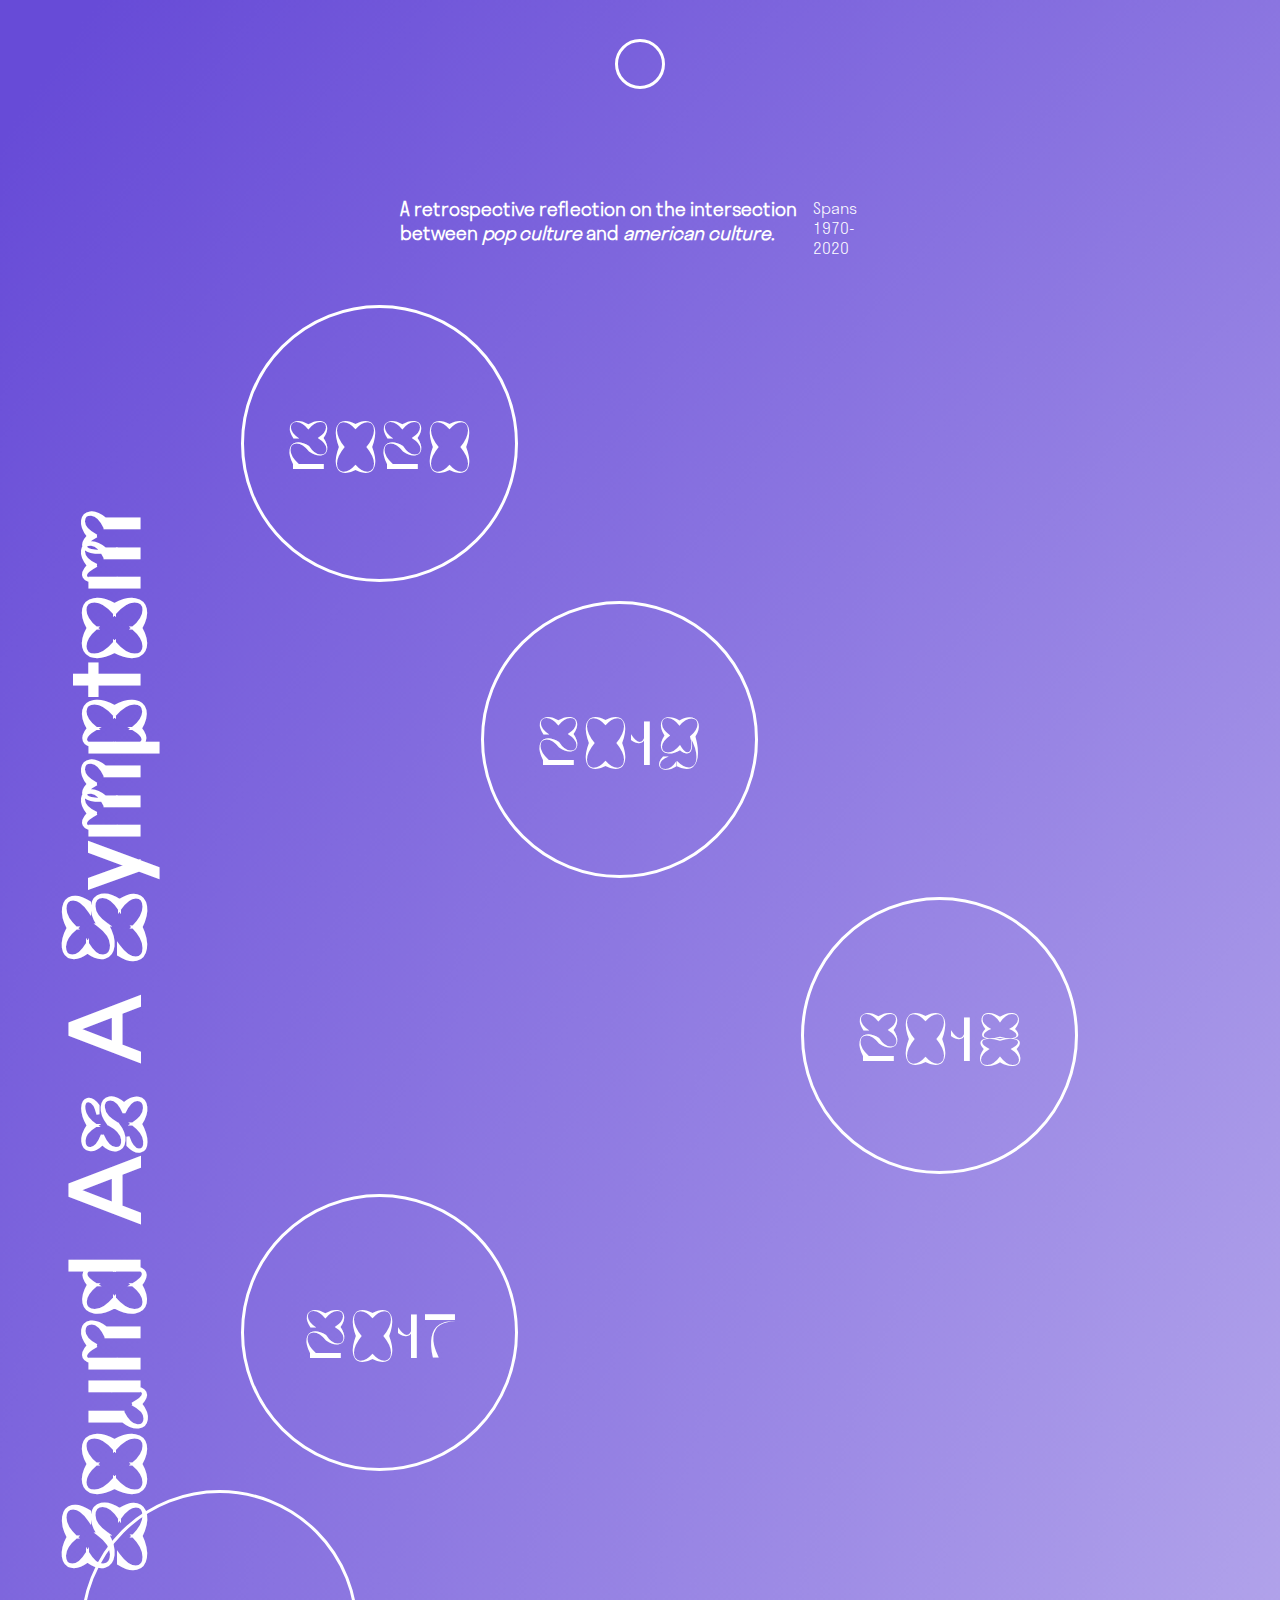
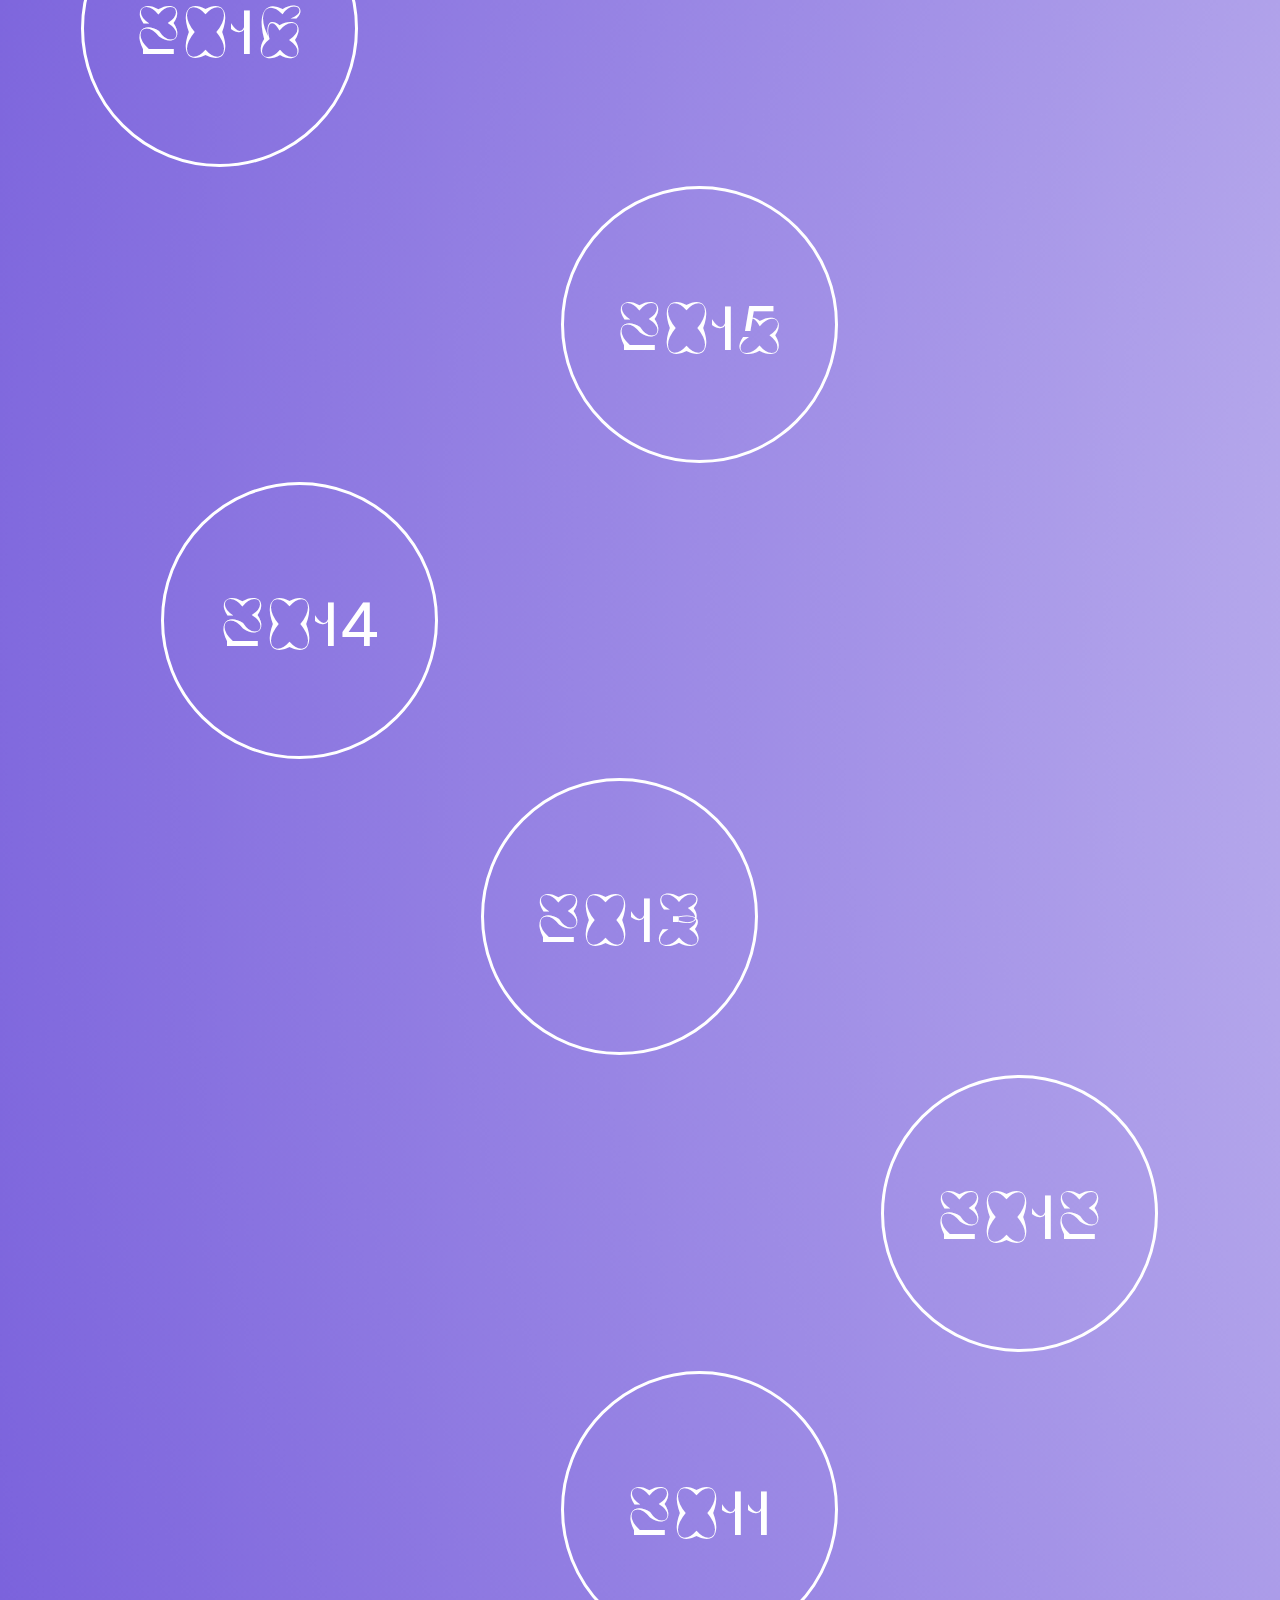
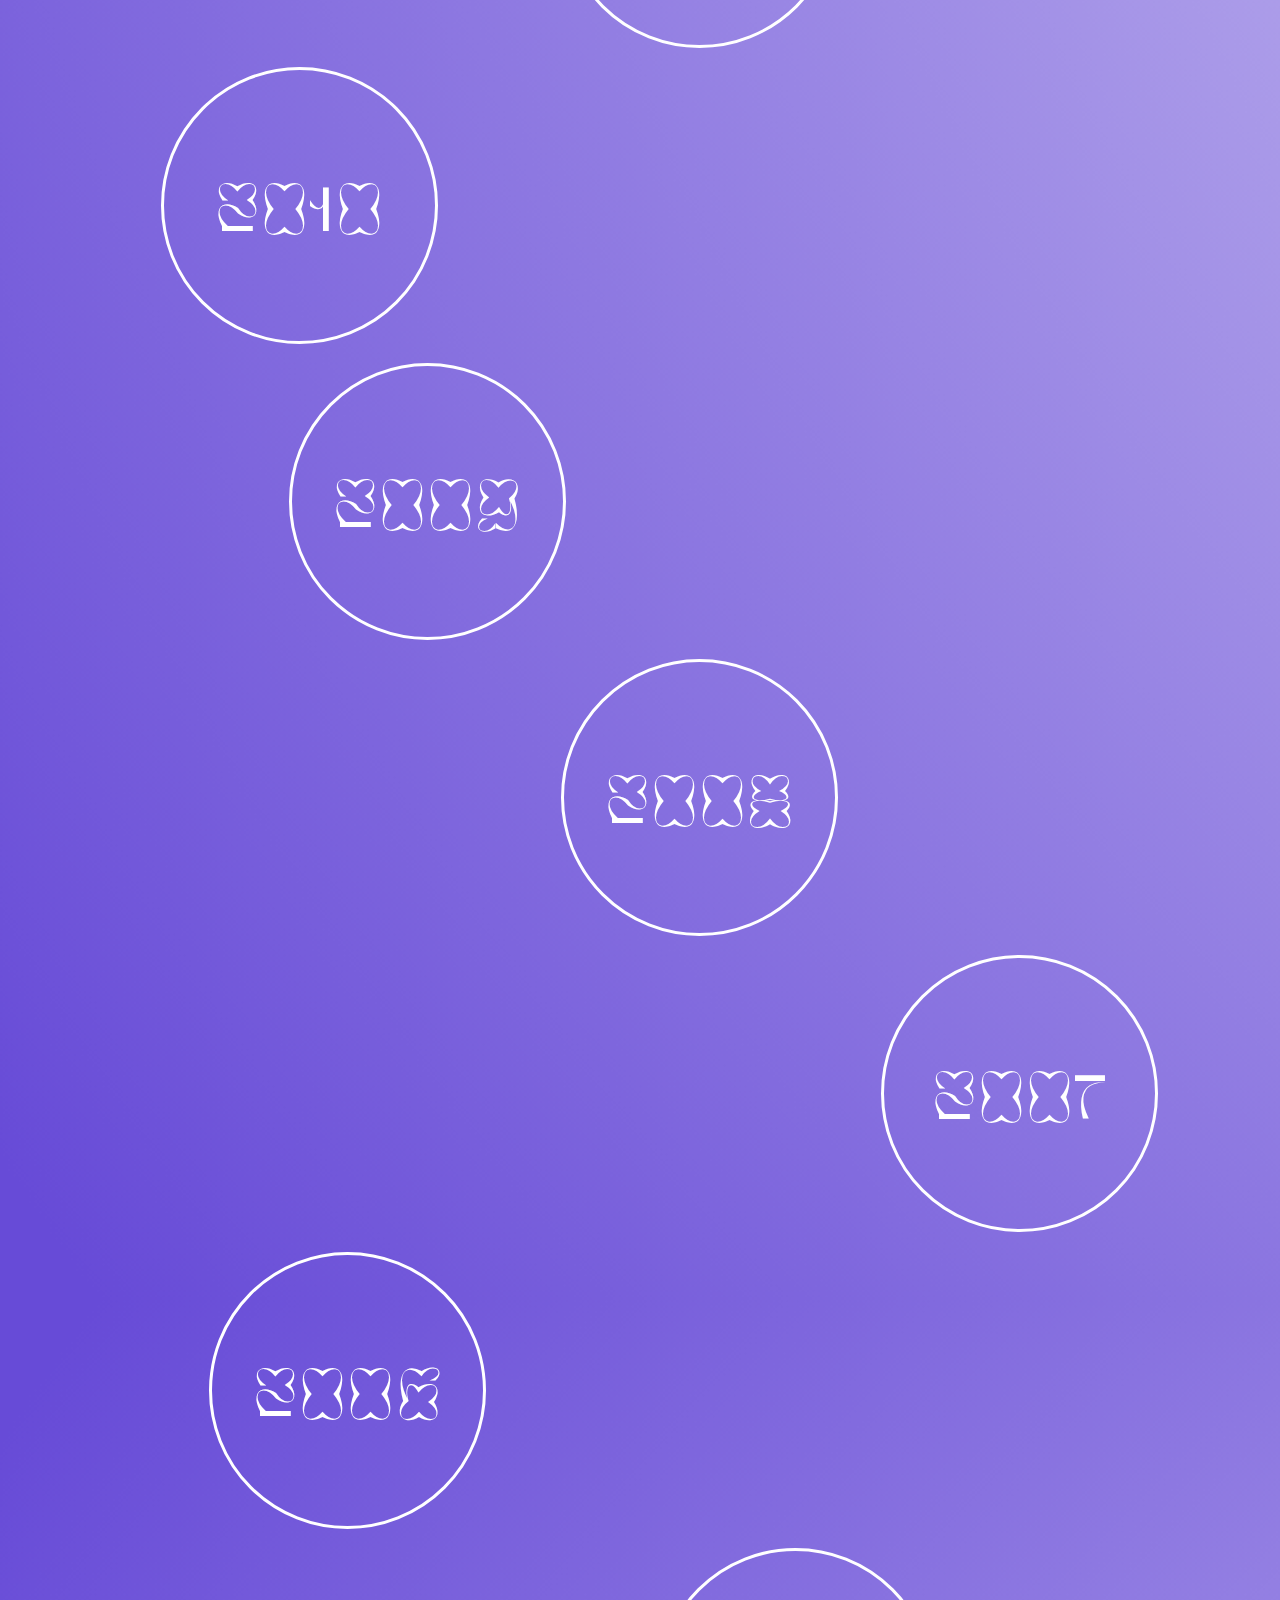
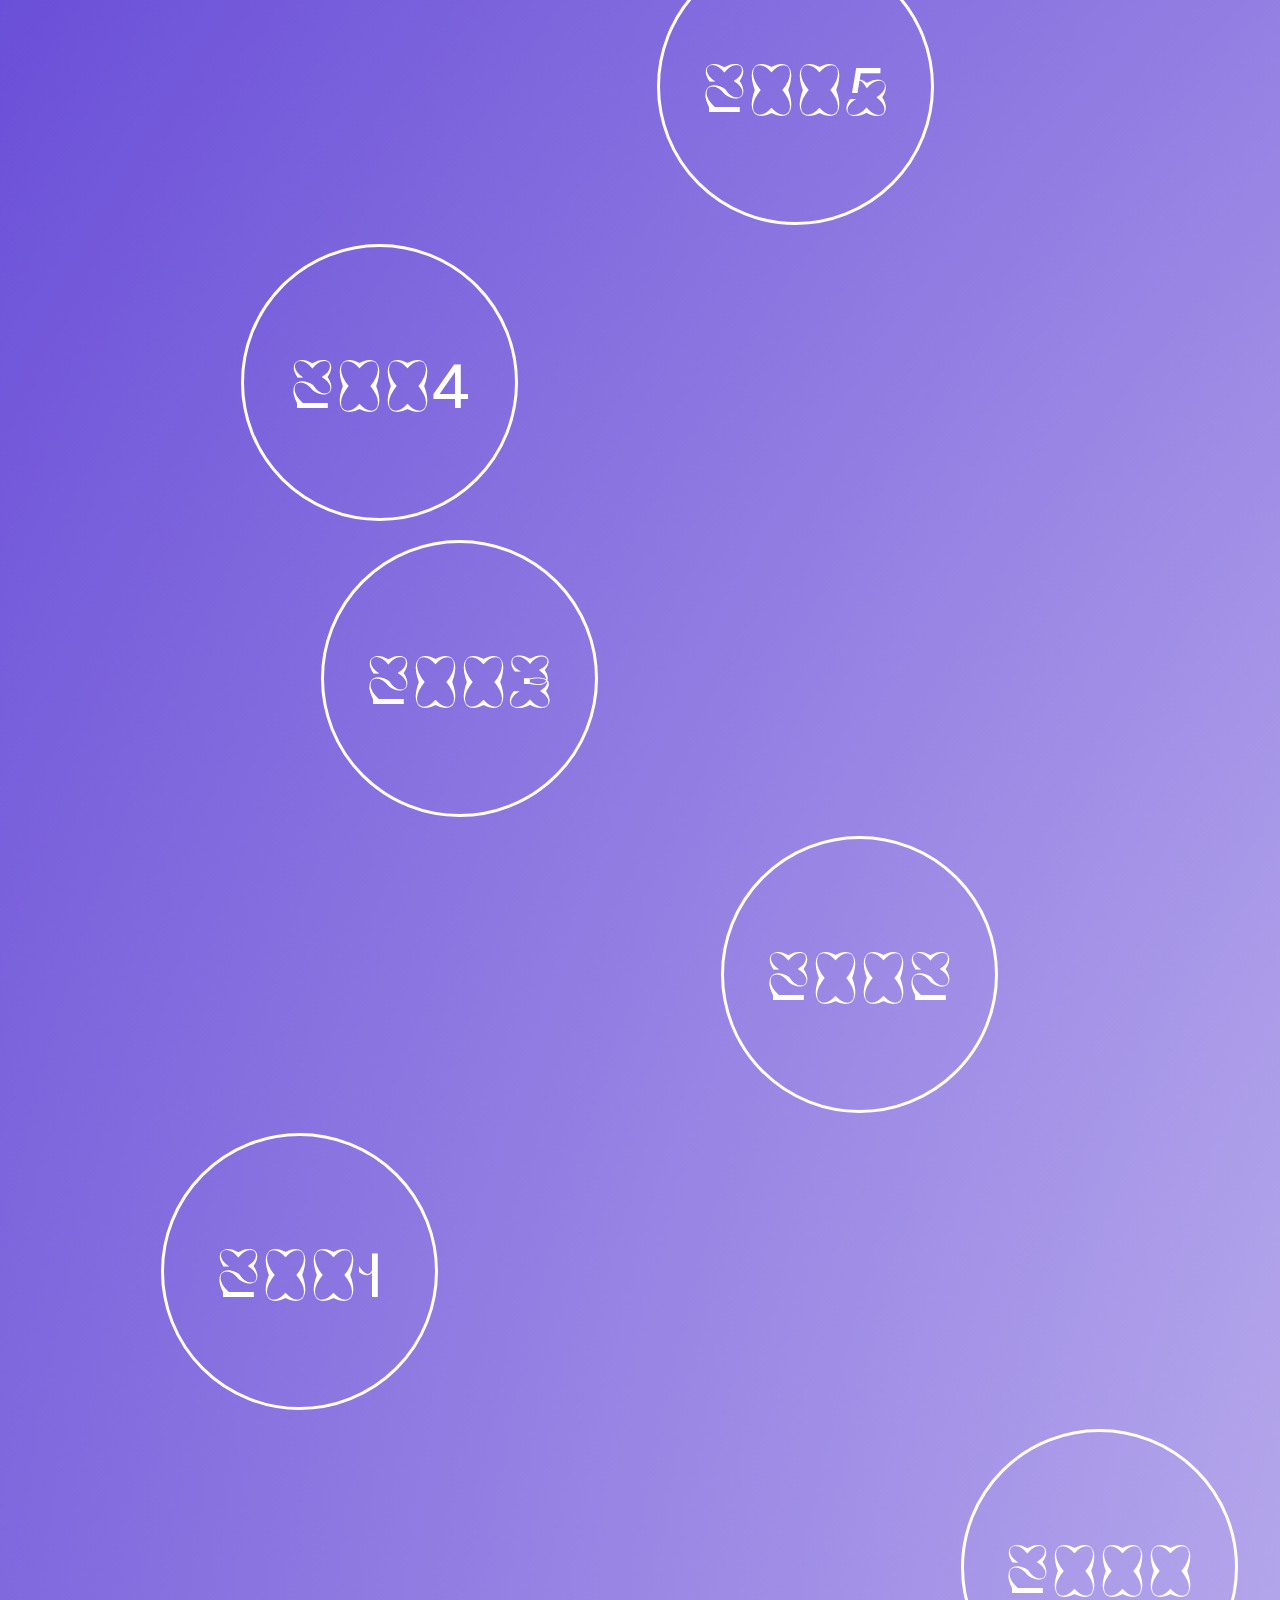
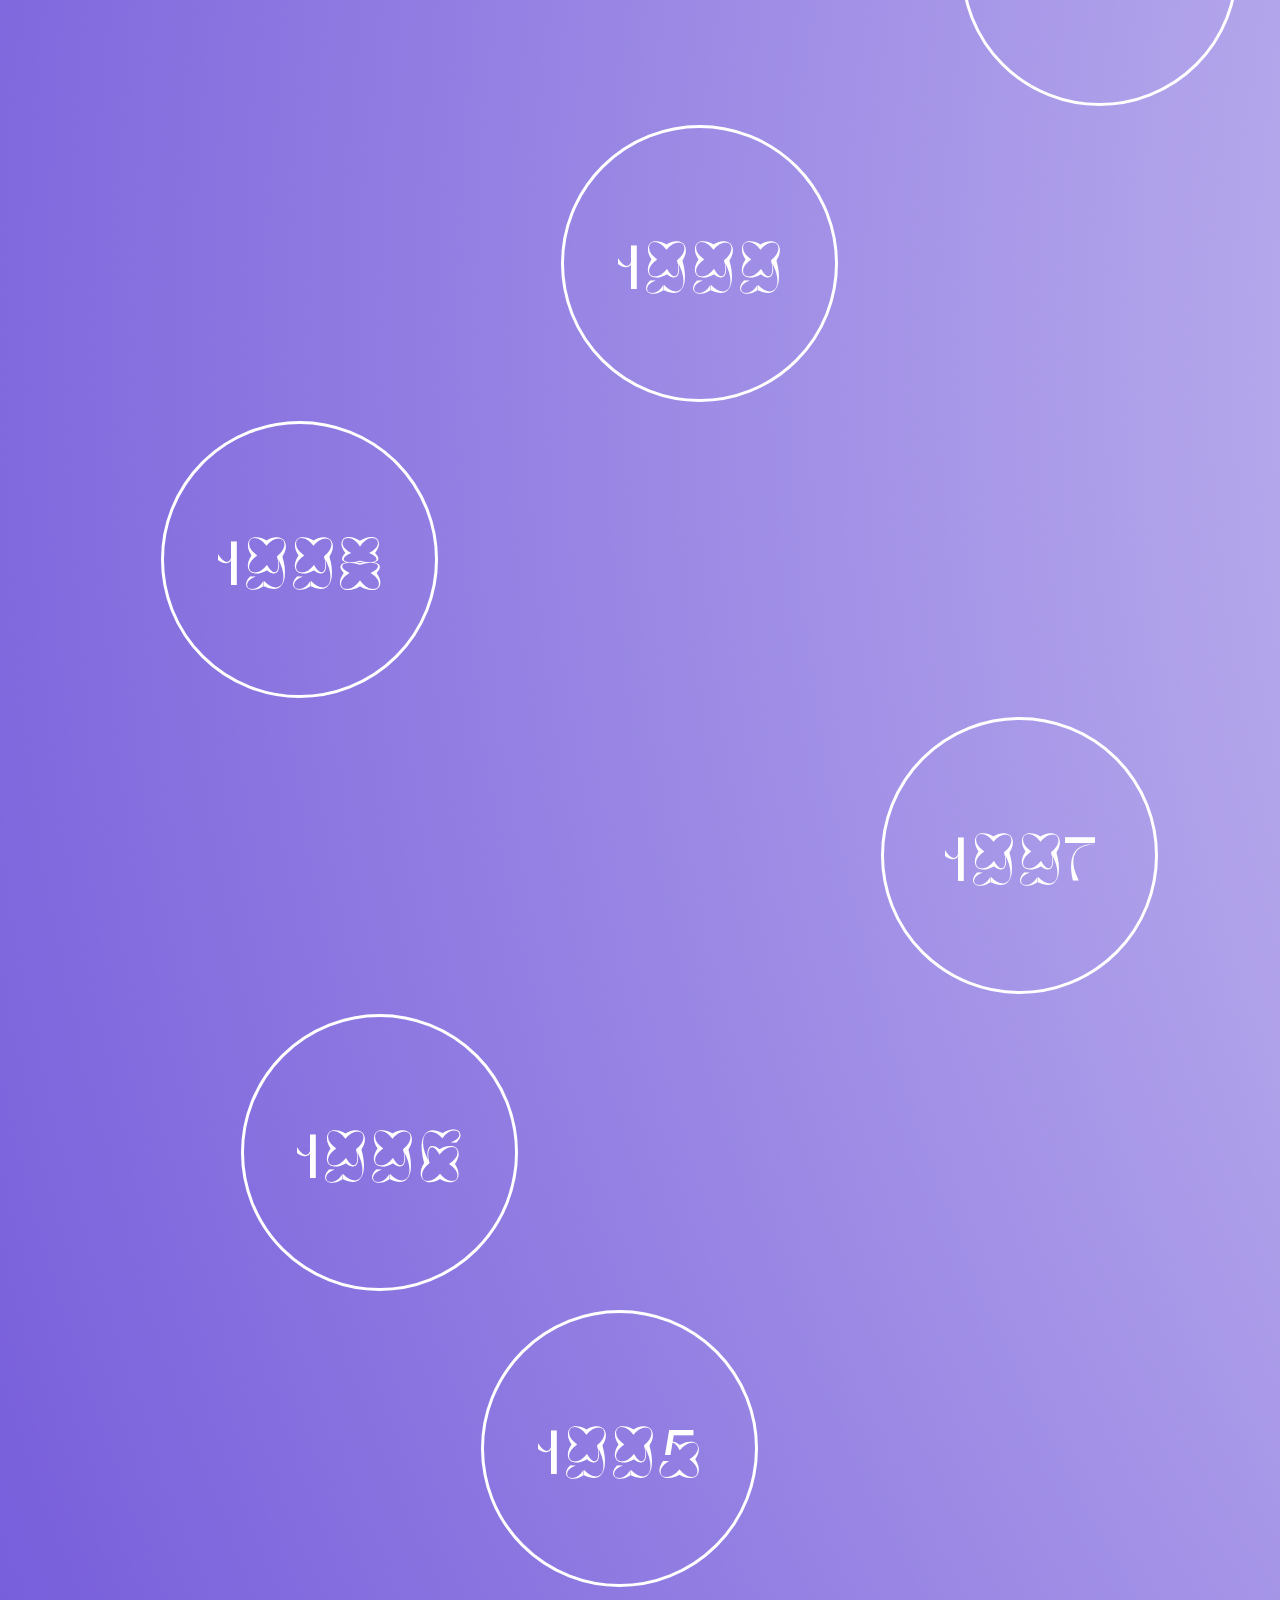
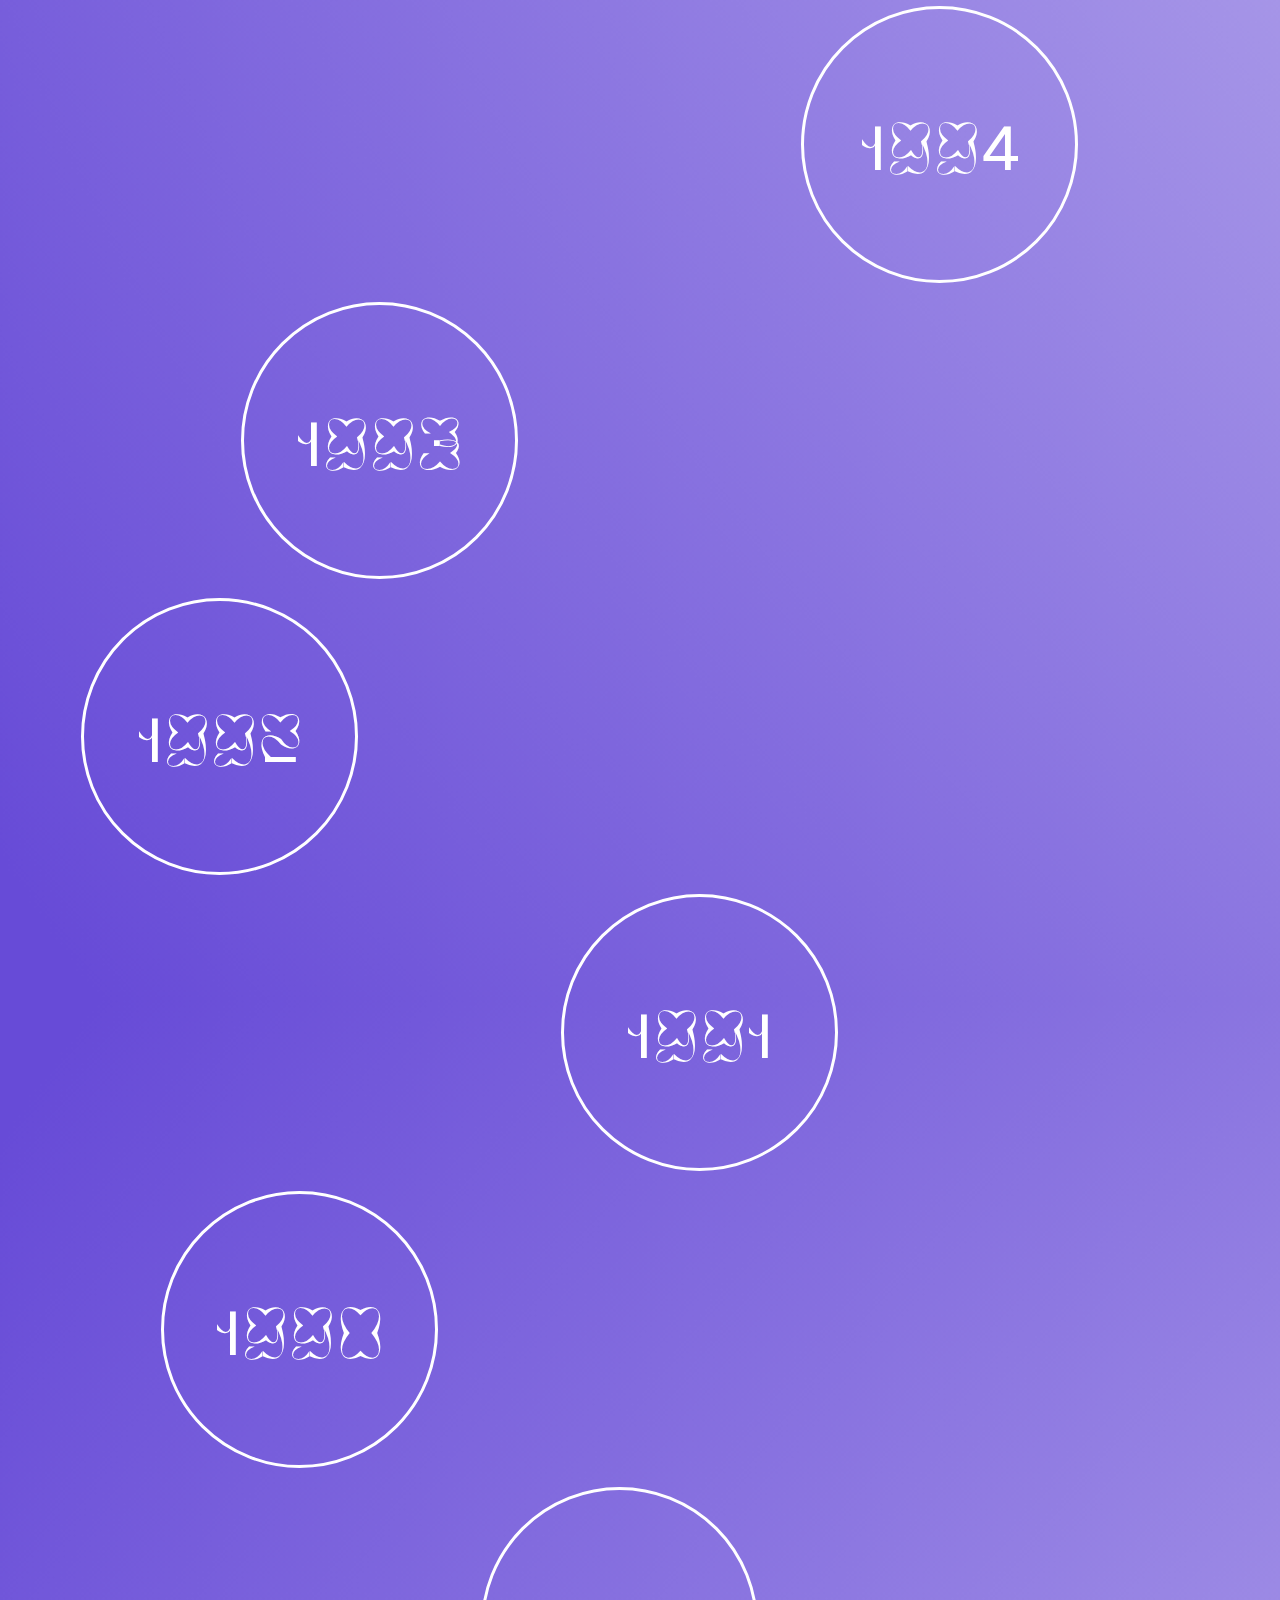
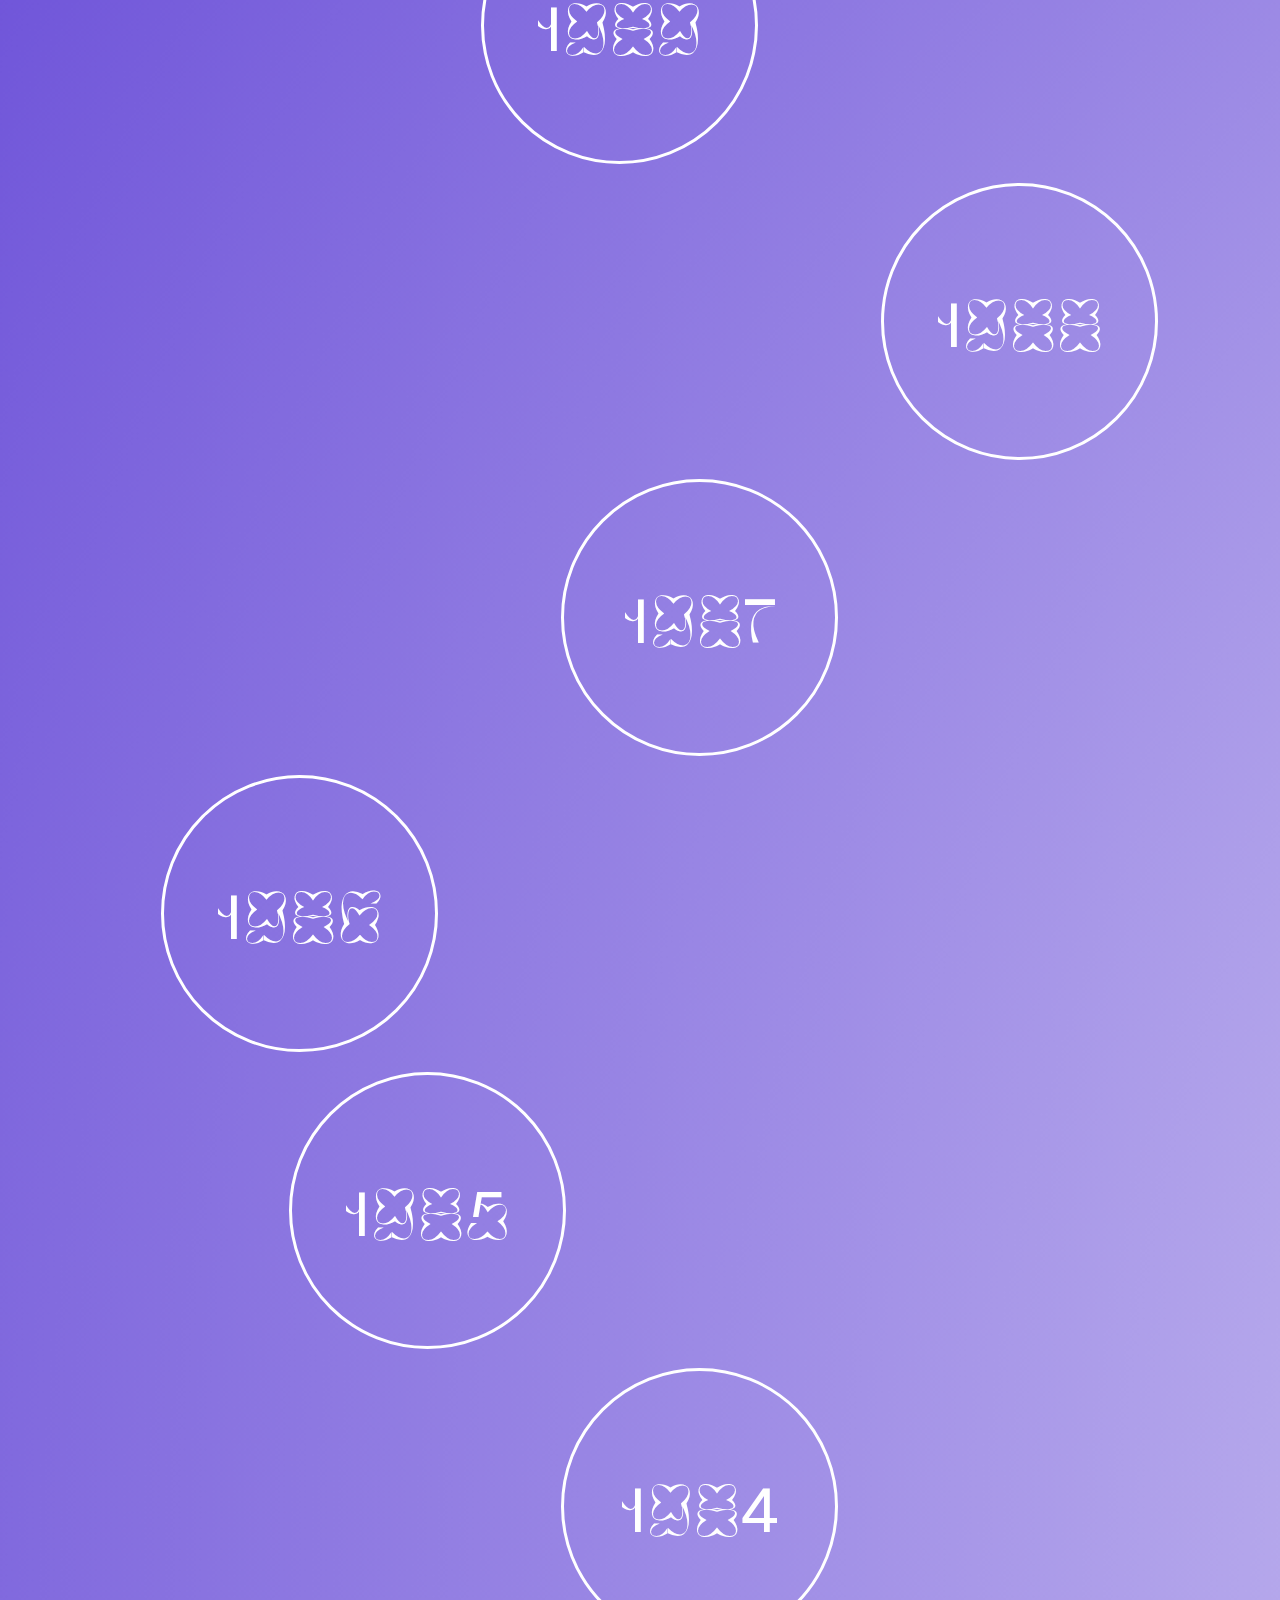
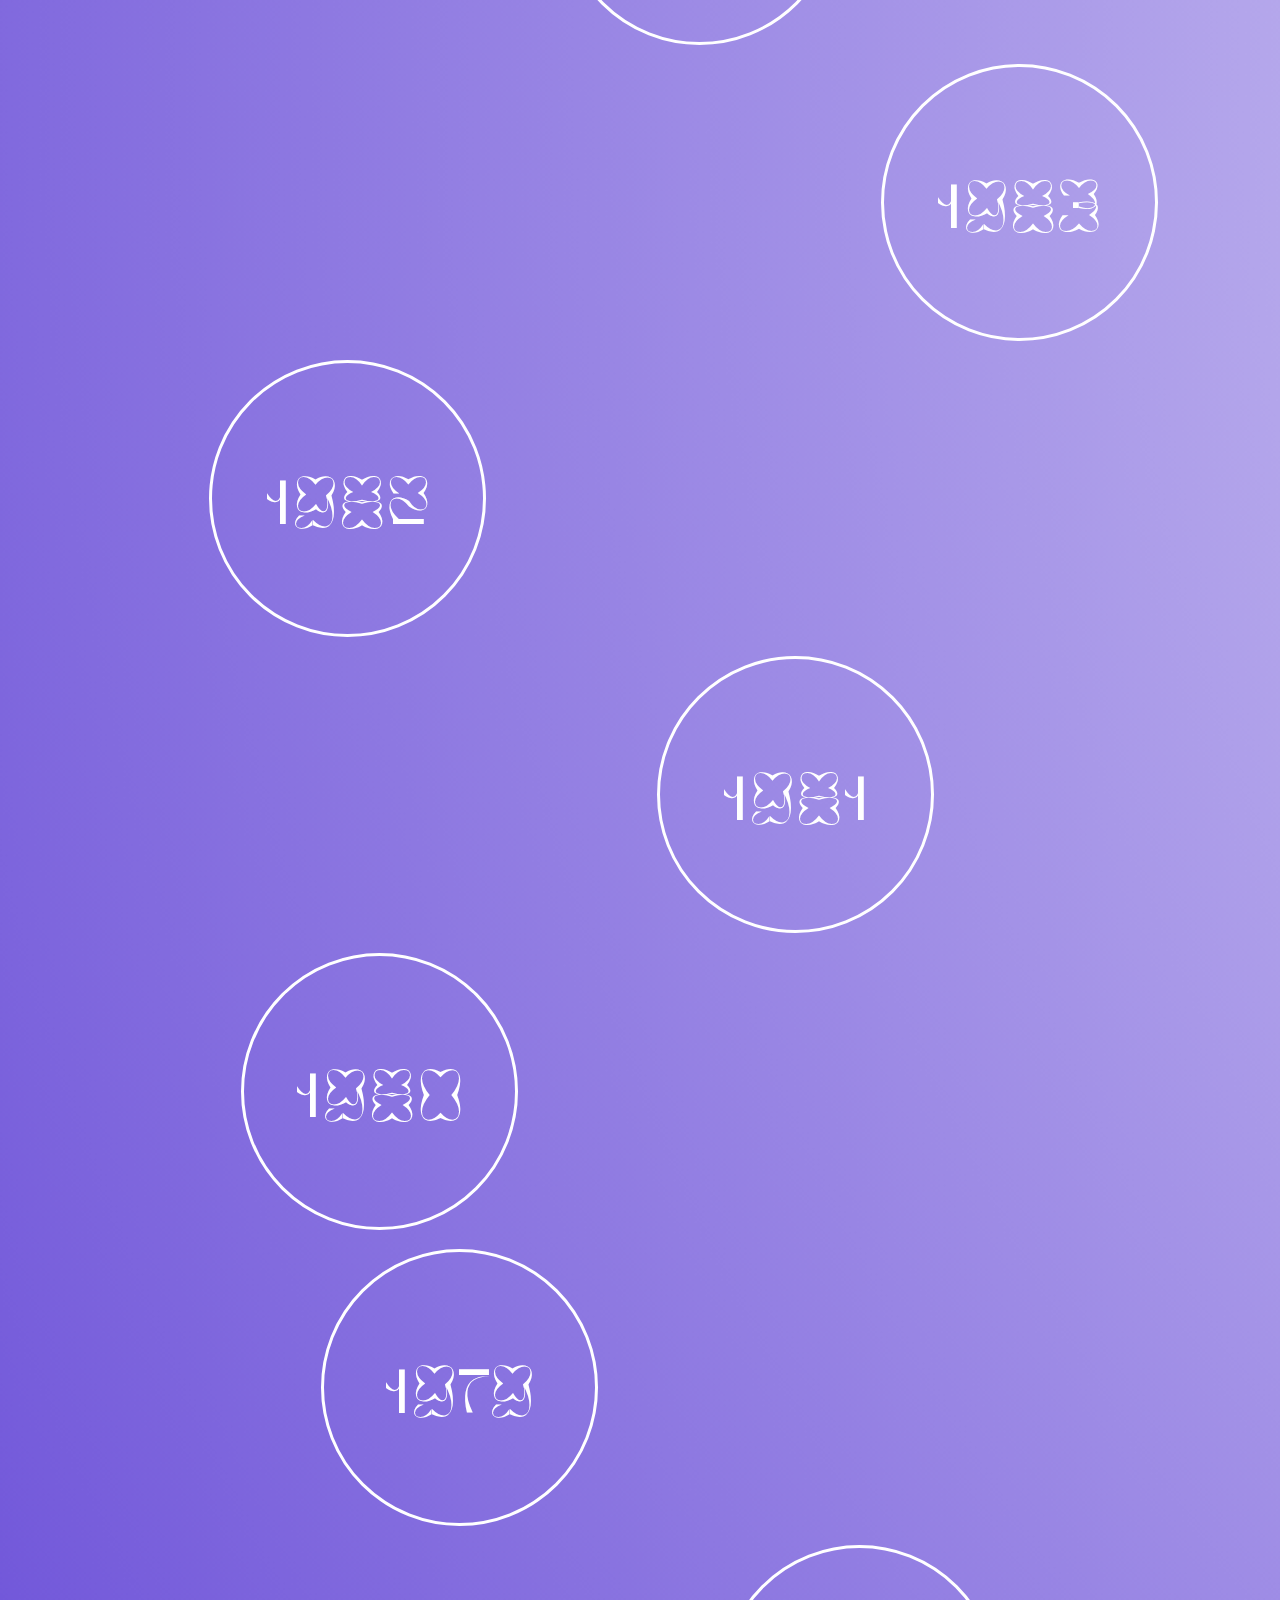
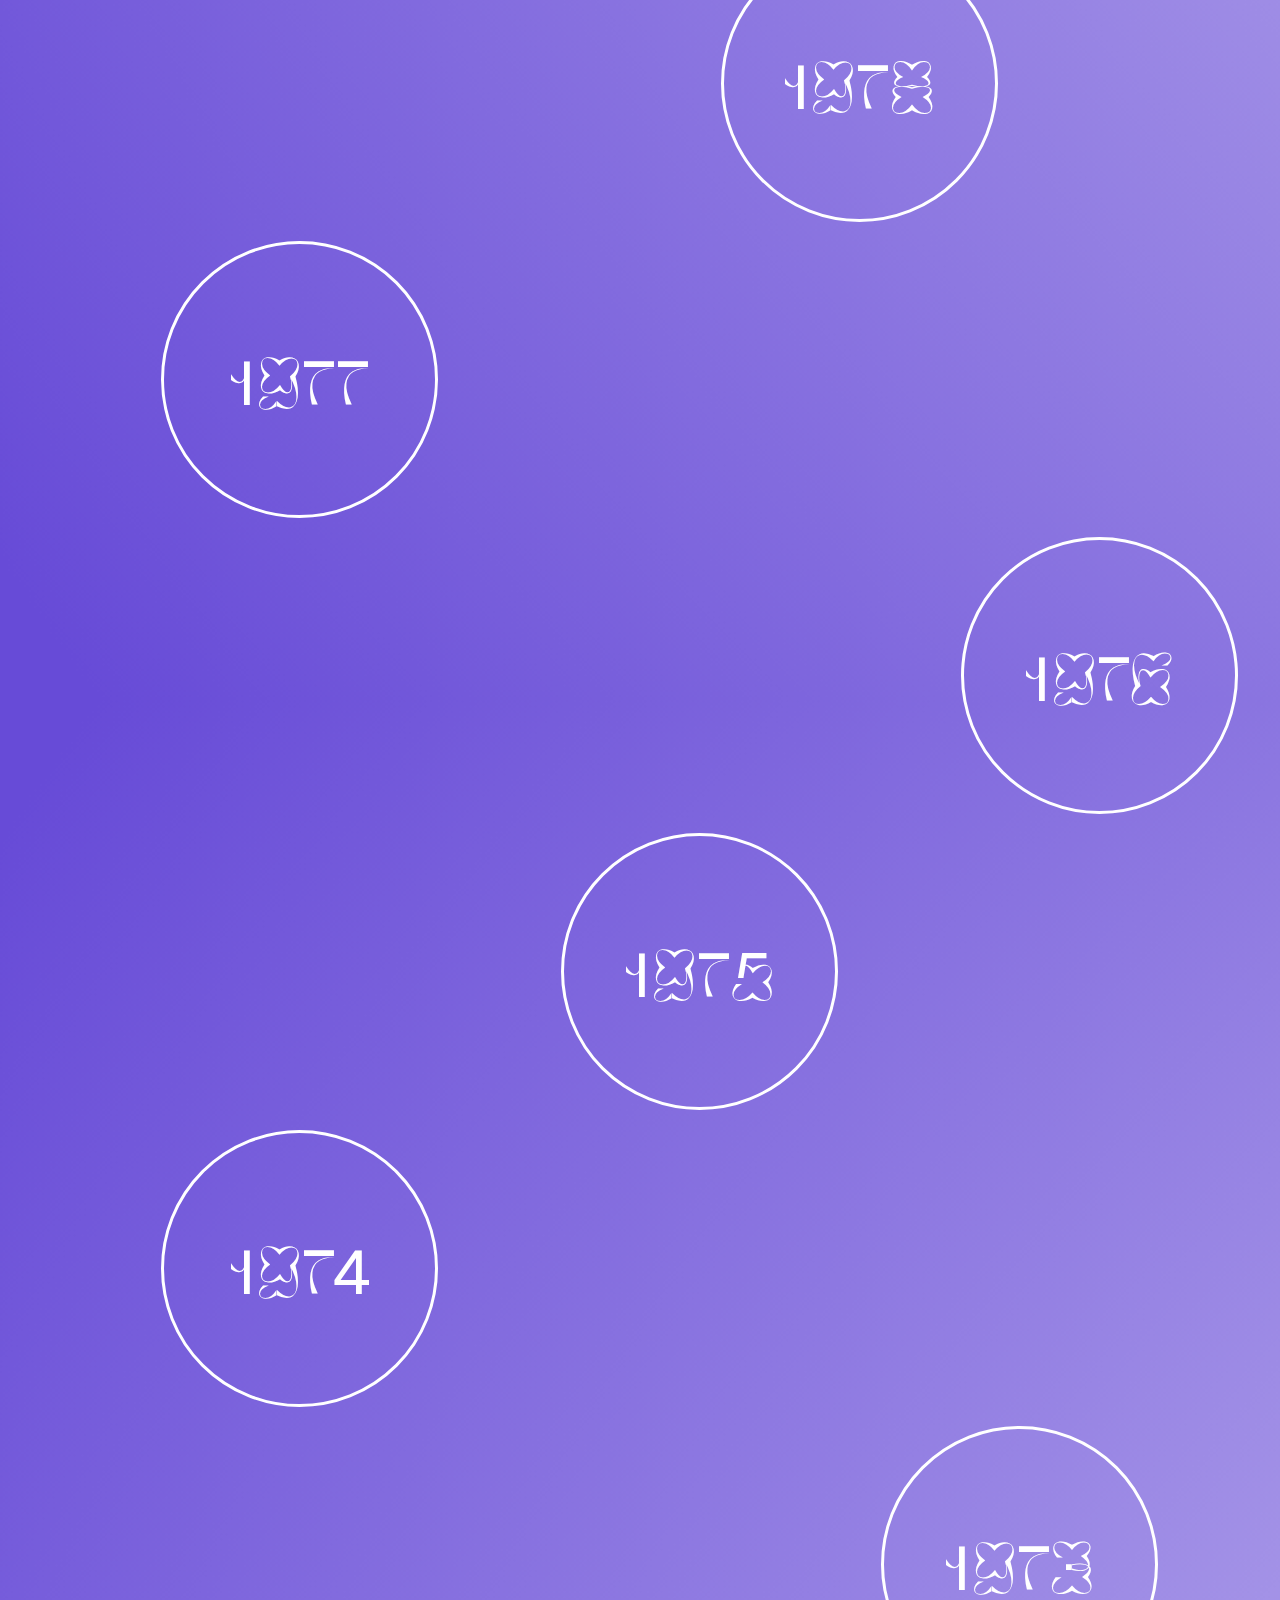
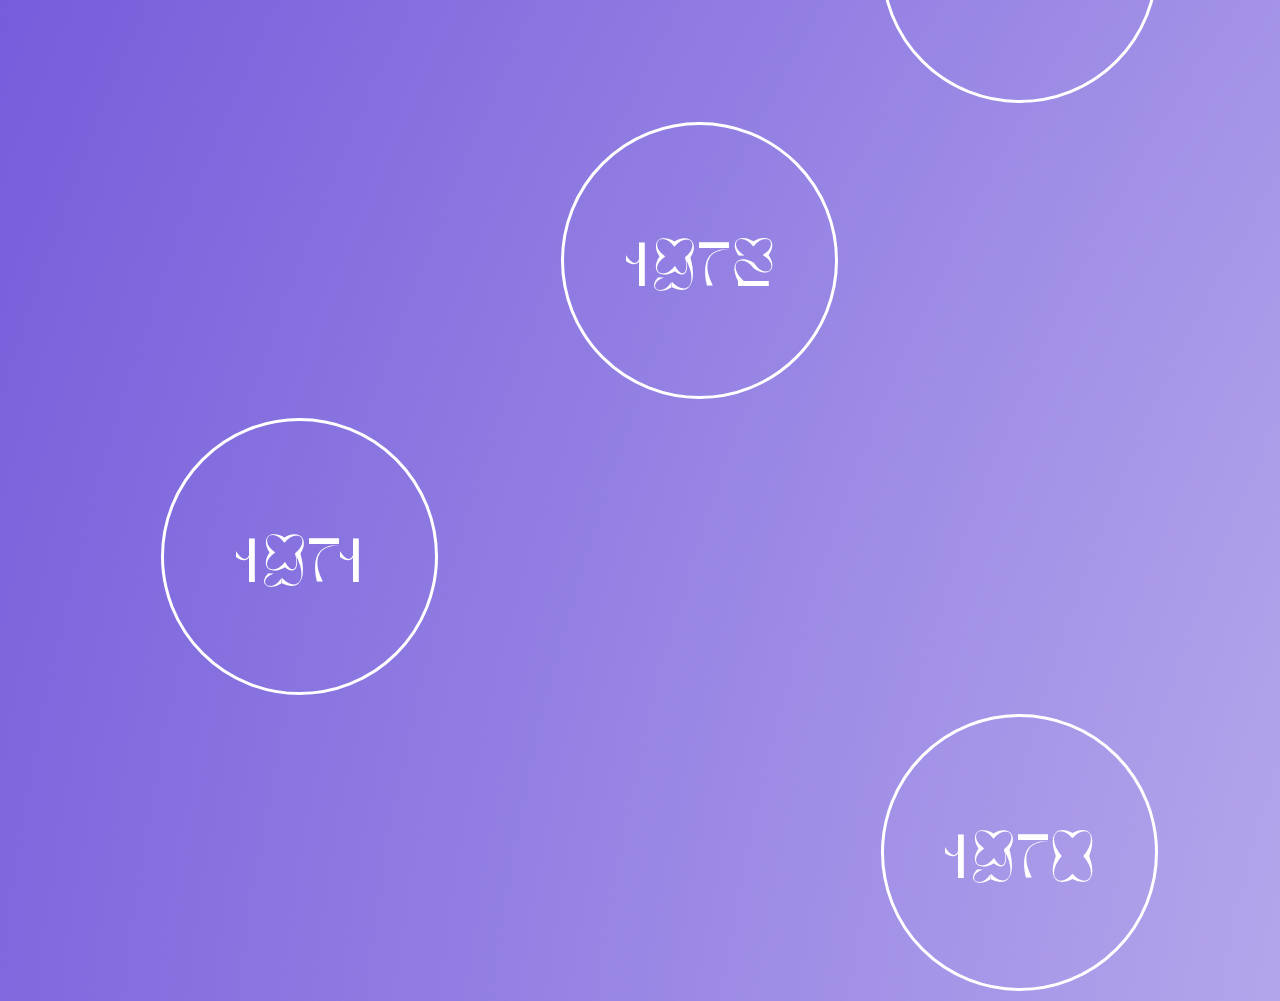
<file: index.html>
<!DOCTYPE html>
<html lang="en">
<head>
    <meta charset="UTF-8">
    <meta name="viewport" content="width=device-width, initial-scale=1.0">
    <link rel="stylesheet" href="style.css">
    <link
    rel="stylesheet"
    href="https://cdnjs.cloudflare.com/ajax/libs/animate.css/4.1.1/animate.min.css"
  />
    <link rel="stylesheet" href="https://use.fontawesome.com/releases/v5.3.1/css/all.css" integrity="sha384-mzrmE5qonljUremFsqc01SB46JvROS7bZs3IO2EmfFsd15uHvIt+Y8vEf7N7fWAU" crossorigin="anonymous">
    <script type="text/javascript" src="script.js" defer></script>
    <title>Music As Culture</title>
</head>
<header>
<div class="searchbar">
    <form>
        <input type="search" class id= "search">
        <i class="fa fa-search"></i>
      </form>
</div>
<div class="introduction">
    <h3> A retrospective reflection on the intersection between <i>pop culture</i> and <i>american culture.</i> </h3> <br>
        Spans 1970-2020
</div>
</header>
<body>
    <div class="outercontainer">
        <div class="lefttitle"> <h1> Sound As A Symptom</h1></div>
        <div class="innercontainer">
            <div class="rowone">
                <a href="pages/2020/2020.html"><div class="ellipse"> 2020 </div></a>
            </div>
            <div class="rowtwo">
                <a href="pages/2019/2019.html"><div class="ellipse "> 2019 </div></a>
            </div>
            <div class="rowthree">
                <a href="pages/2018/2018.html"><div class="ellipse "> 2018 </div></a>
            </div>
            <div class="rowfour">
                <a href="pages/2017/2017.html"><div class="ellipse "> 2017 </div></a>
            </div>
            <div class="rowfive">
                <a href="pages/2016/2016.html"><div class="ellipse "> 2016 </div></a>
            </div>
            <div class="rowsix">
                <a href="pages/2015/2015.html"><div class="ellipse "> 2015 </div></a>
            </div>
            <div class="rowseven">
                <a href="pages/2014/2014.html"><div class="ellipse "> 2014 </div></a>
            </div>
            <div class="roweight">
                <a href="pages/2013/2013.html"><div class="ellipse "> 2013 </div></a>
            </div>
            <div class="rownine">
                <a href="pages/2012/2012.html"><div class="ellipse "> 2012 </div></a>
            </div>
            <div class="rowten">
                <a href="pages/2011/2011.html"><div class="ellipse "> 2011 </div></a>
            </div>
            <div class="roweleven">
                <a href="pages/2010/2010.html"><div class="ellipse "> 2010 </div></a>
            </div>
            <div class="rowtwelve">
                <a href="pages/2009/2009.html"><div class="ellipse "> 2009 </div></a>
            </div>
            <div class="rowthirteen">
                <a href="pages/2008/2008.html"><div class="ellipse "> 2008 </div></a>
            </div>
            <div class="rowfourteen">
                <a href="pages/2007/2007.html"><div class="ellipse "> 2007 </div></a>
            </div>
            <div class="rowfifteen">
                <a href="pages/2006/2006.html"><div class="ellipse "> 2006 </div></a>
            </div>
            <div class="rowsixteen">
                <a href="pages/2005/2005.html"><div class="ellipse "> 2005 </div></a>
            </div>
            <div class="rowseventeen">
                <a href="pages/2004/2004.html"><div class="ellipse "> 2004 </div></a>
            </div>
            <div class="roweighteen">
                <a href="pages/2003/2003.html"><div class="ellipse "> 2003 </div></a>
            </div>
            <div class="rownineteen">
                <a href="pages/2002/2002.html"><div class="ellipse "> 2002 </div></a>
            </div>
            <div class="rowtwenty">
                <a href="pages/2001/2001.html"><div class="ellipse "> 2001 </div></a>
            </div>
            <div class="rowtwentyone">
                <a href="pages/2000/2000.html"><div class="ellipse "> 2000 </div></a>
            </div>
            <div class="rowtwentytwo">
                <a href="pages/1999/1999.html"><div class="ellipse "> 1999 </div></a>
            </div>
            <div class="rowtwentythree">
                <a href="pages/1998/1998.html"><div class="ellipse "> 1998 </div></a>
            </div>
            <div class="rowtwentyfour">
                <a href="pages/1997/1997.html"><div class="ellipse "> 1997 </div></a>
            </div>
            <div class="rowone">
                <a href="pages/1996/1996.html"><div class="ellipse"> 1996 </div></a>
            </div>
            <div class="rowtwo">
                <a href="pages/1995/1995.html"><div class="ellipse "> 1995 </div></a>
            </div>
            <div class="rowthree">
                <a href="pages/1994/1994.html"><div class="ellipse "> 1994 </div></a>
            </div>
            <div class="rowfour">
                <a href="pages/1993/1993.html"><div class="ellipse "> 1993 </div></a>
            </div>
            <div class="rowfive">
                <a href="pages/1992/1992.html"><div class="ellipse "> 1992 </div></a>
            </div>
            <div class="rowsix">
                <a href="pages/1991/1991.html"><div class="ellipse "> 1991 </div></a>
            </div>
            <div class="rowseven">
                <a href="pages/1990/1990.html"><div class="ellipse "> 1990 </div></a>
            </div>
            <div class="roweight">
                <a href="pages/1989/1989.html"><div class="ellipse "> 1989 </div></a>
            </div>
            <div class="rownine">
                <a href="pages/1988/1988.html"><div class="ellipse "> 1988 </div></a>
            </div>
            <div class="rowten">
                <a href="pages/1987/1987.html"><div class="ellipse "> 1987 </div></a>
            </div>
            <div class="roweleven">
                <a href="pages/1986/1986.html"><div class="ellipse "> 1986 </div></a>
            </div>
            <div class="rowtwelve">
                <a href="pages/1985/1985.html"><div class="ellipse "> 1985 </div></a>
            </div>
            <div class="rowthirteen">
                <a href="pages/1984/1984.html"><div class="ellipse "> 1984 </div></a>
            </div>
            <div class="rowfourteen">
                <a href="pages/1983/1983.html"><div class="ellipse "> 1983 </div></a>
            </div>
            <div class="rowfifteen">
                <a href="pages/1982/1982.html"><div class="ellipse "> 1982 </div></a>
            </div>
            <div class="rowsixteen">
                <a href="pages/1981/1981.html"><div class="ellipse "> 1981 </div></a>
            </div>
            <div class="rowseventeen">
                <a href="pages/1980/1980.html"><div class="ellipse "> 1980 </div></a>
            </div>
            <div class="roweighteen">
                <a href="pages/1979/1979.html"><div class="ellipse "> 1979 </div></a>
            </div>
            <div class="rownineteen">
                <a href="pages/1978/1978.html"><div class="ellipse "> 1978 </div></a>
            </div>
            <div class="rowtwenty">
                <a href="pages/1977/1977.html"><div class="ellipse "> 1977 </div></a>
            </div>
            <div class="rowtwentyone">
                <a href="pages/1976/1976.html"><div class="ellipse "> 1976 </div></a>
            </div>
            <div class="rowtwentytwo">
                <a href="pages/1975/1975.html"><div class="ellipse "> 1975 </div></a>
            </div>
            <div class="rowtwentythree">
                <a href="pages/1974/1974.html"><div class="ellipse "> 1974 </div></a>
            </div>
            <div class="rowtwentyfour">
                <a href="pages/1973/1973.html"><div class="ellipse "> 1973 </div></a>
            </div>  <div class="rowtwentytwo">
                <a href="pages/1972/1972.html"><div class="ellipse "> 1972 </div></a>
            </div>
            <div class="rowtwentythree">
                <a href="pages/1971/1971.html"><div class="ellipse "> 1971 </div></a>
            </div>
            <div class="rowtwentyfour">
                <a href="pages/1970/1970.html"><div class="ellipse "> 1970 </div></a>
            </div>







        </div>

    </div>
    
</body>
</html>
</file>
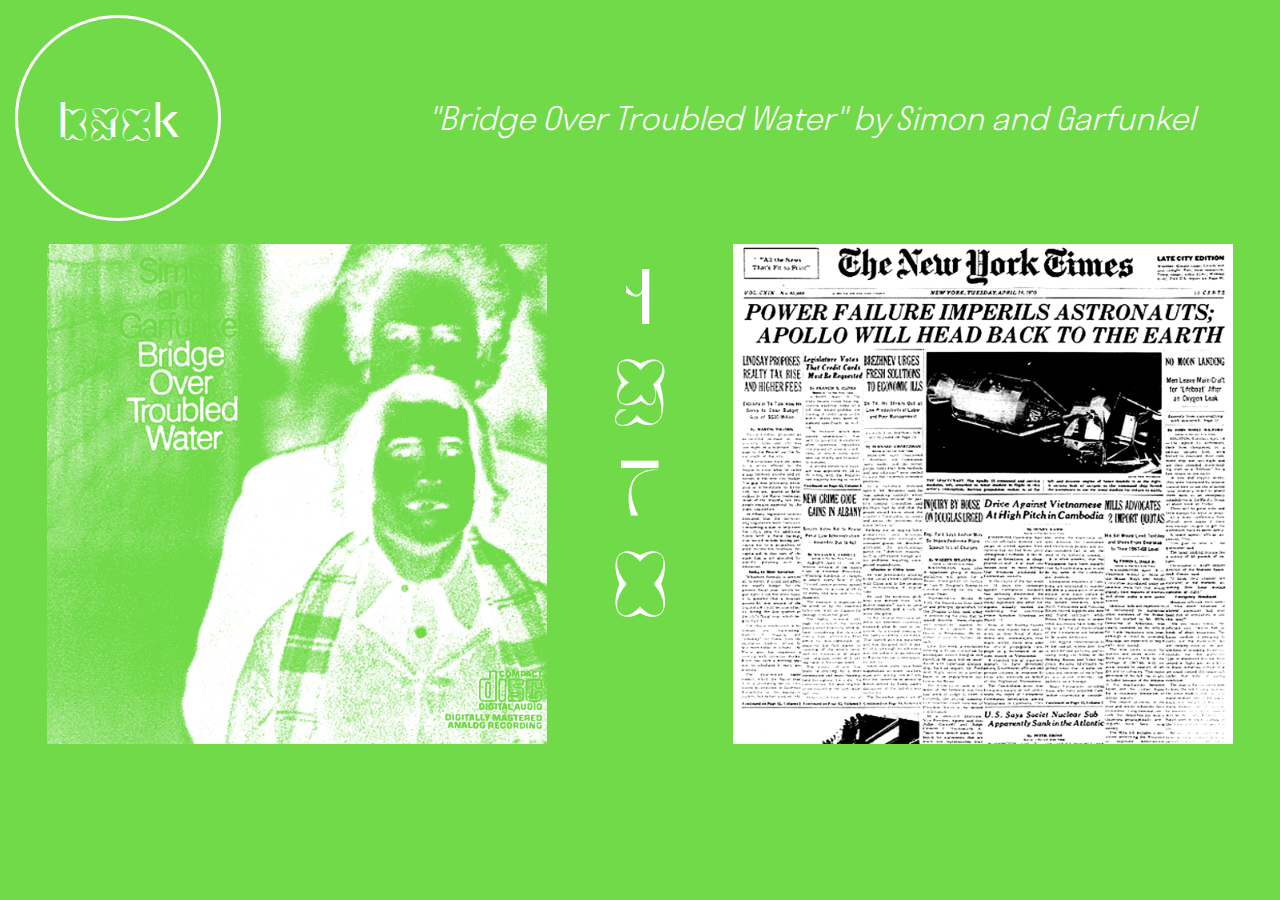
<file: pages/1970/1970.html>
<!DOCTYPE html>
<html lang="en">
<head>
    <meta charset="UTF-8">
    <meta name="viewport" content="width=device-width, initial-scale=1.0">
    <link
    rel="stylesheet"
    href="https://cdnjs.cloudflare.com/ajax/libs/animate.css/4.1.1/animate.min.css"
  />
    <link rel="stylesheet" href="css/style.css">
    <title>Document</title>
</head>
<header>
    <a href="../../index.html"> <div class="backbutton"> back </div> </a>
    <div class="songtitle"> "Bridge Over Troubled Water" by Simon and Garfunkel </div>
</header>
<body>
    <div class="musiccontainer">
     <div class="album">
        <img src="images/1970.jpg" width="500" height="500">
        </div>
     <div class="year"> 1970 </div>
     <div class="news">
        <img src="images/1970news.jpg" width="500" height="500">
        </div>
    </div>  
</body>
</html>
</file>
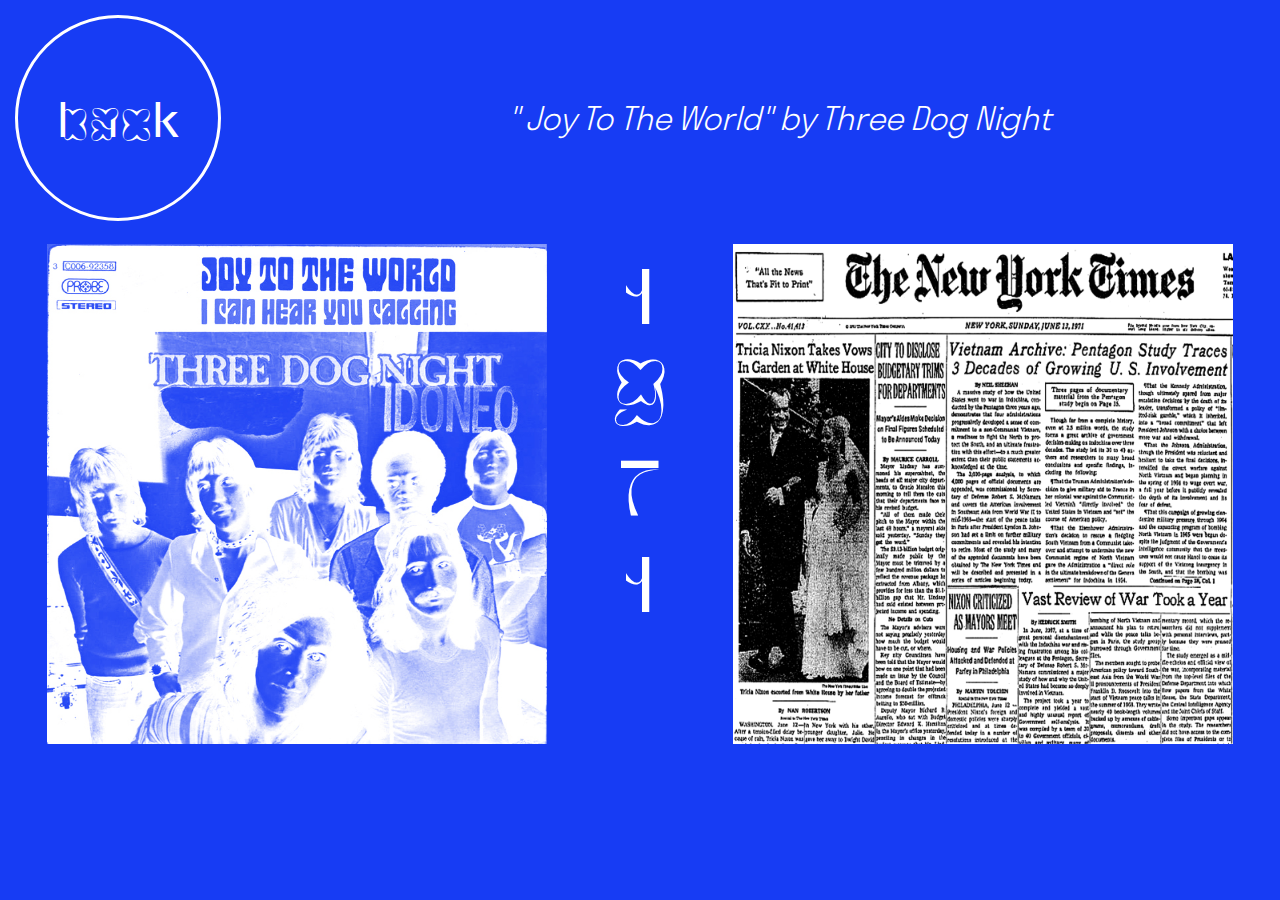
<file: pages/1971/1971.html>
<!DOCTYPE html>
<html lang="en">
<head>
    <meta charset="UTF-8">
    <meta name="viewport" content="width=device-width, initial-scale=1.0">
    <link
    rel="stylesheet"
    href="https://cdnjs.cloudflare.com/ajax/libs/animate.css/4.1.1/animate.min.css"
  />
    <link rel="stylesheet" href="css/style.css">
    <title>Document</title>
</head>
<header>
    <a href="../../index.html"> <div class="backbutton"> back </div> </a>
    <div class="songtitle"> "	Joy To The World" by Three Dog Night</div>
</header>
<body>
    <div class="musiccontainer">
     <div class="album">
        <img src="images/1971.jpg" width="500" height="500">
        </div>
     <div class="year"> 1971 </div>
     <div class="news">
        <img src="images/1971news.jpg" width="500" height="500">
        </div>
    </div>  
</body>
</html>
</file>
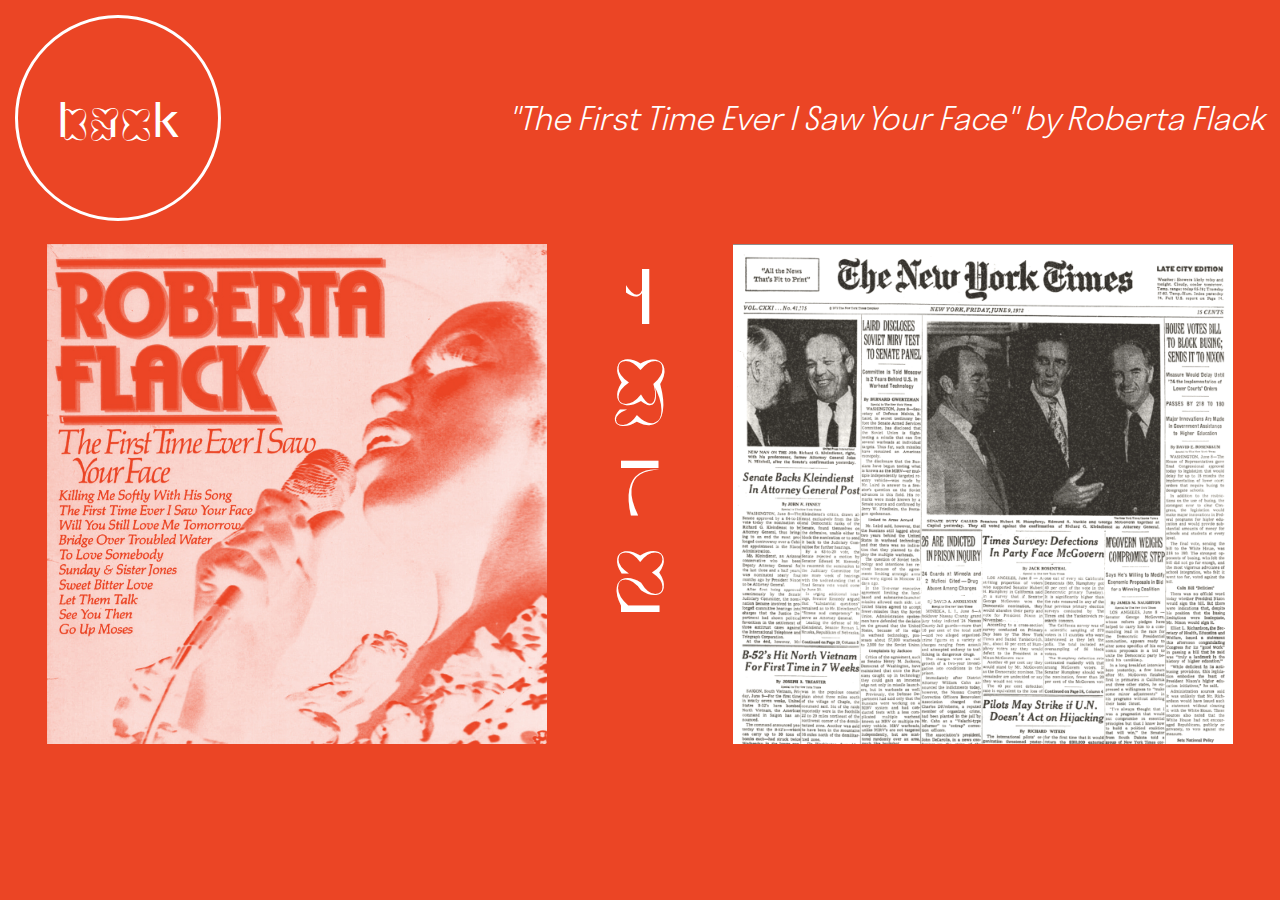
<file: pages/1972/1972.html>
<!DOCTYPE html>
<html lang="en">
<head>
    <meta charset="UTF-8">
    <meta name="viewport" content="width=device-width, initial-scale=1.0">
    <link
    rel="stylesheet"
    href="https://cdnjs.cloudflare.com/ajax/libs/animate.css/4.1.1/animate.min.css"
  />
    <link rel="stylesheet" href="css/style.css">
    <title>Document</title>
</head>
<header>
    <a href="../../index.html"> <div class="backbutton"> back </div> </a>
    <div class="songtitle"> "The First Time Ever I Saw Your Face" by Roberta Flack</div>
</header>
<body>
    <div class="musiccontainer">
     <div class="album">
        <img src="images/1972.jpg" width="500" height="500">
        </div>
     <div class="year"> 1972 </div>
     <div class="news">
        <img src="images/1972news.jpg" width="500" height="500">
        </div>
    </div>  
</body>
</html>
</file>
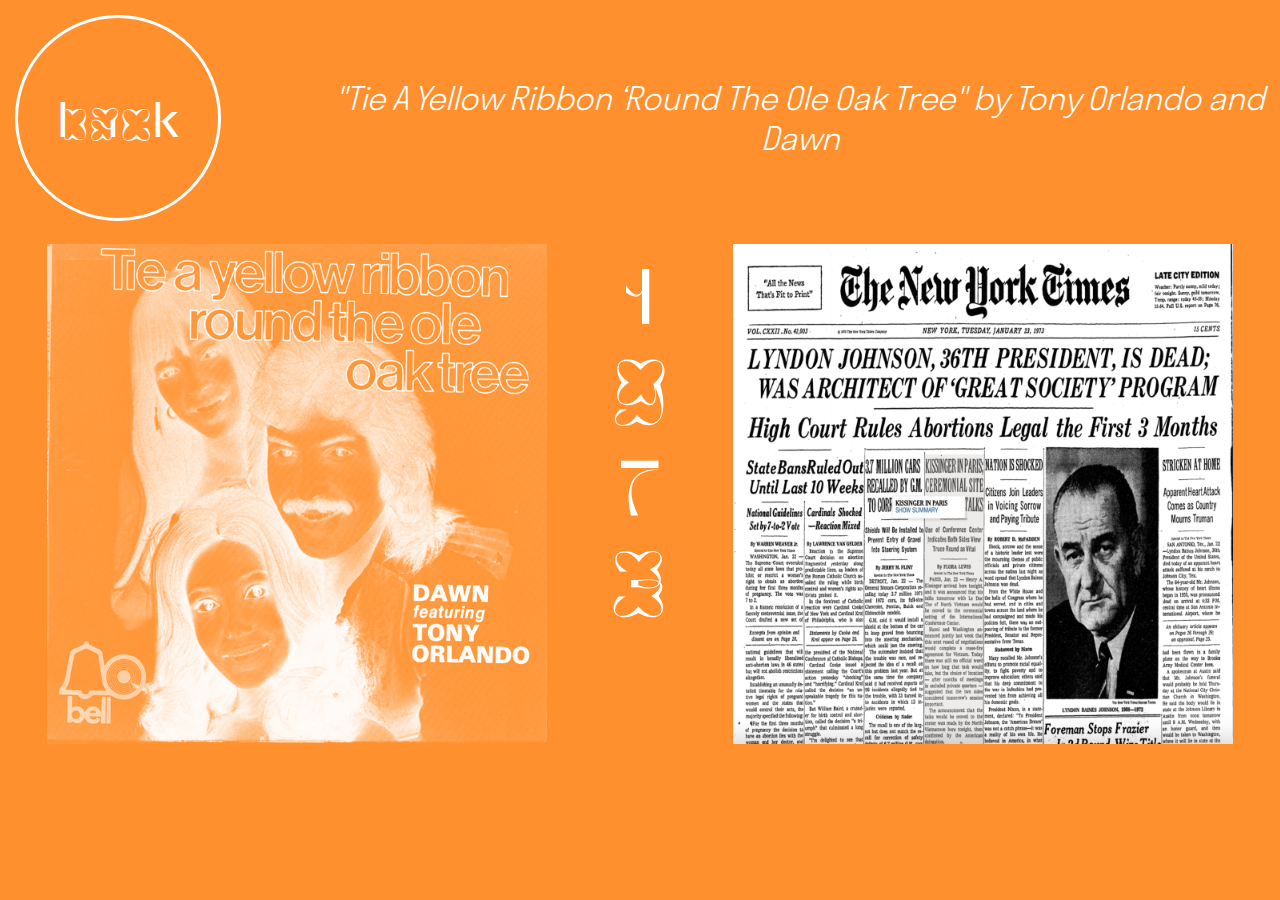
<file: pages/1973/1973.html>
<!DOCTYPE html>
<html lang="en">
<head>
    <meta charset="UTF-8">
    <meta name="viewport" content="width=device-width, initial-scale=1.0">
    <link
    rel="stylesheet"
    href="https://cdnjs.cloudflare.com/ajax/libs/animate.css/4.1.1/animate.min.css"
  />
    <link rel="stylesheet" href="css/style.css">
    <title>Document</title>
</head>
<header>
    <a href="../../index.html"> <div class="backbutton"> back </div> </a>
    <div class="songtitle"> "Tie A Yellow Ribbon ‘Round The Ole Oak Tree" by Tony Orlando and Dawn</div>
</header>
<body>
    <div class="musiccontainer">
     <div class="album">
        <img src="images/1973.jpg" width="500" height="500">
        </div>
     <div class="year"> 1973 </div>
     <div class="news">
        <img src="images/1973news.jpg" width="500" height="500">
        </div>
    </div>  
</body>
</html>
</file>
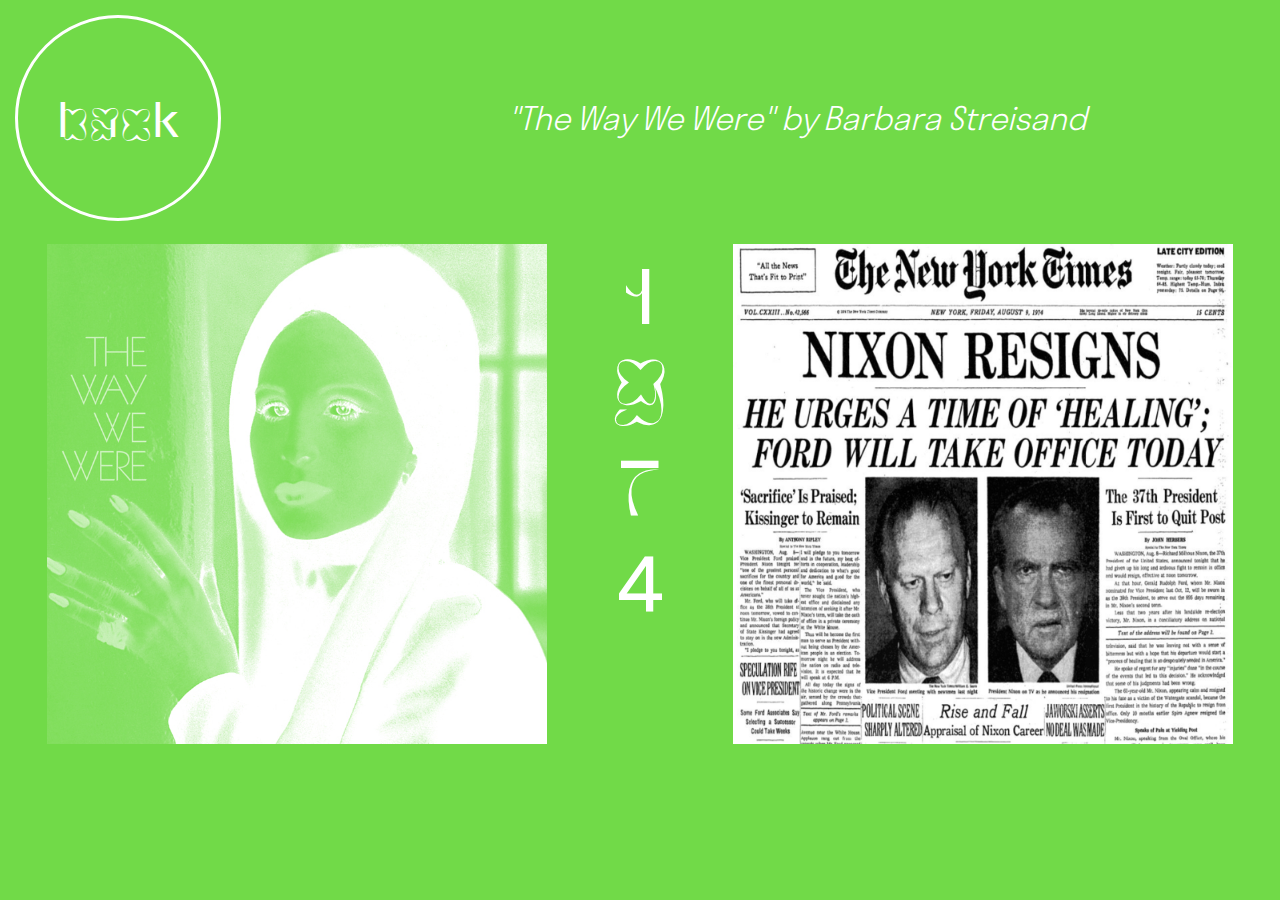
<file: pages/1974/1974.html>
<!DOCTYPE html>
<html lang="en">
<head>
    <meta charset="UTF-8">
    <meta name="viewport" content="width=device-width, initial-scale=1.0">
    <link
    rel="stylesheet"
    href="https://cdnjs.cloudflare.com/ajax/libs/animate.css/4.1.1/animate.min.css"
  />
    <link rel="stylesheet" href="css/style.css">
    <title>Document</title>
</head>
<header>
    <a href="../../index.html"> <div class="backbutton"> back </div> </a>
    <div class="songtitle"> "The Way We Were" by Barbara Streisand</div>
</header>
<body>
    <div class="musiccontainer">
     <div class="album">
        <img src="images/1974.jpg" width="500" height="500">
        </div>
     <div class="year"> 1974 </div>
     <div class="news">
        <img src="images/1974news.jpg" width="500" height="500">
        </div>
    </div>  
</body>
</html>
</file>
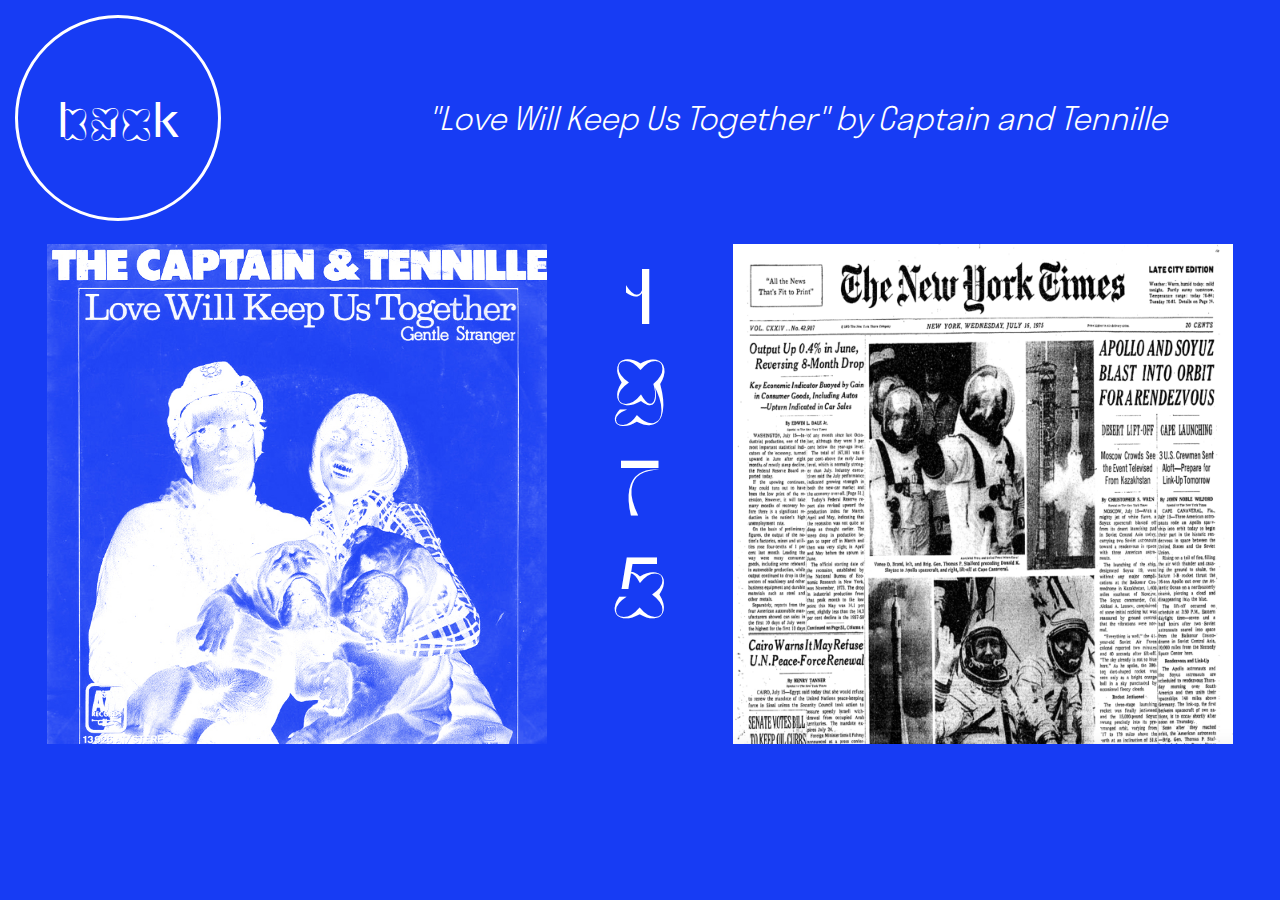
<file: pages/1975/1975.html>
<!DOCTYPE html>
<html lang="en">
<head>
    <meta charset="UTF-8">
    <meta name="viewport" content="width=device-width, initial-scale=1.0">
    <link
    rel="stylesheet"
    href="https://cdnjs.cloudflare.com/ajax/libs/animate.css/4.1.1/animate.min.css"
  />
    <link rel="stylesheet" href="css/style.css">
    <title>Document</title>
</head>
<header>
    <a href="../../index.html"> <div class="backbutton"> back </div> </a>
    <div class="songtitle"> "Love Will Keep Us Together" by Captain and Tennille</div>
</header>
<body>
    <div class="musiccontainer">
     <div class="album">
        <img src="images/1975.jpg" width="500" height="500">
        </div>
     <div class="year"> 1975 </div>
     <div class="news">
        <img src="images/1975news.jpg" width="500" height="500">
        </div>
    </div>  
</body>
</html>
</file>
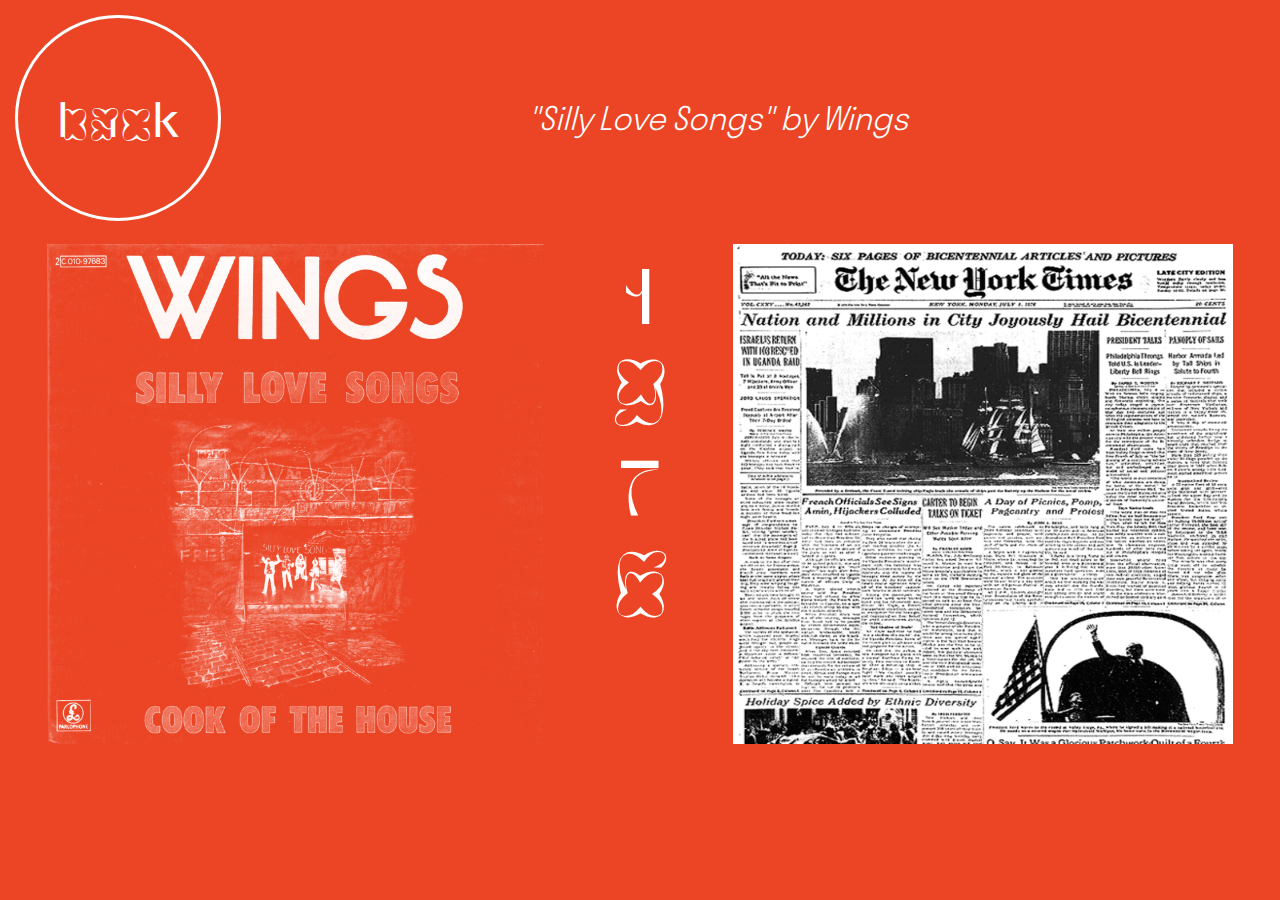
<file: pages/1976/1976.html>
<!DOCTYPE html>
<html lang="en">
<head>
    <meta charset="UTF-8">
    <meta name="viewport" content="width=device-width, initial-scale=1.0">
    <link
    rel="stylesheet"
    href="https://cdnjs.cloudflare.com/ajax/libs/animate.css/4.1.1/animate.min.css"
  />
    <link rel="stylesheet" href="css/style.css">
    <title>Document</title>
</head>
<header>
    <a href="../../index.html"> <div class="backbutton"> back </div> </a>
    <div class="songtitle"> "Silly Love Songs" by Wings</div>
</header>
<body>
    <div class="musiccontainer">
     <div class="album">
        <img src="images/1976.jpg" width="500" height="500">
        </div>
     <div class="year"> 1976 </div>
     <div class="news">
        <img src="images/1976news.jpg" width="500" height="500">
        </div>
    </div>  
</body>
</html>
</file>
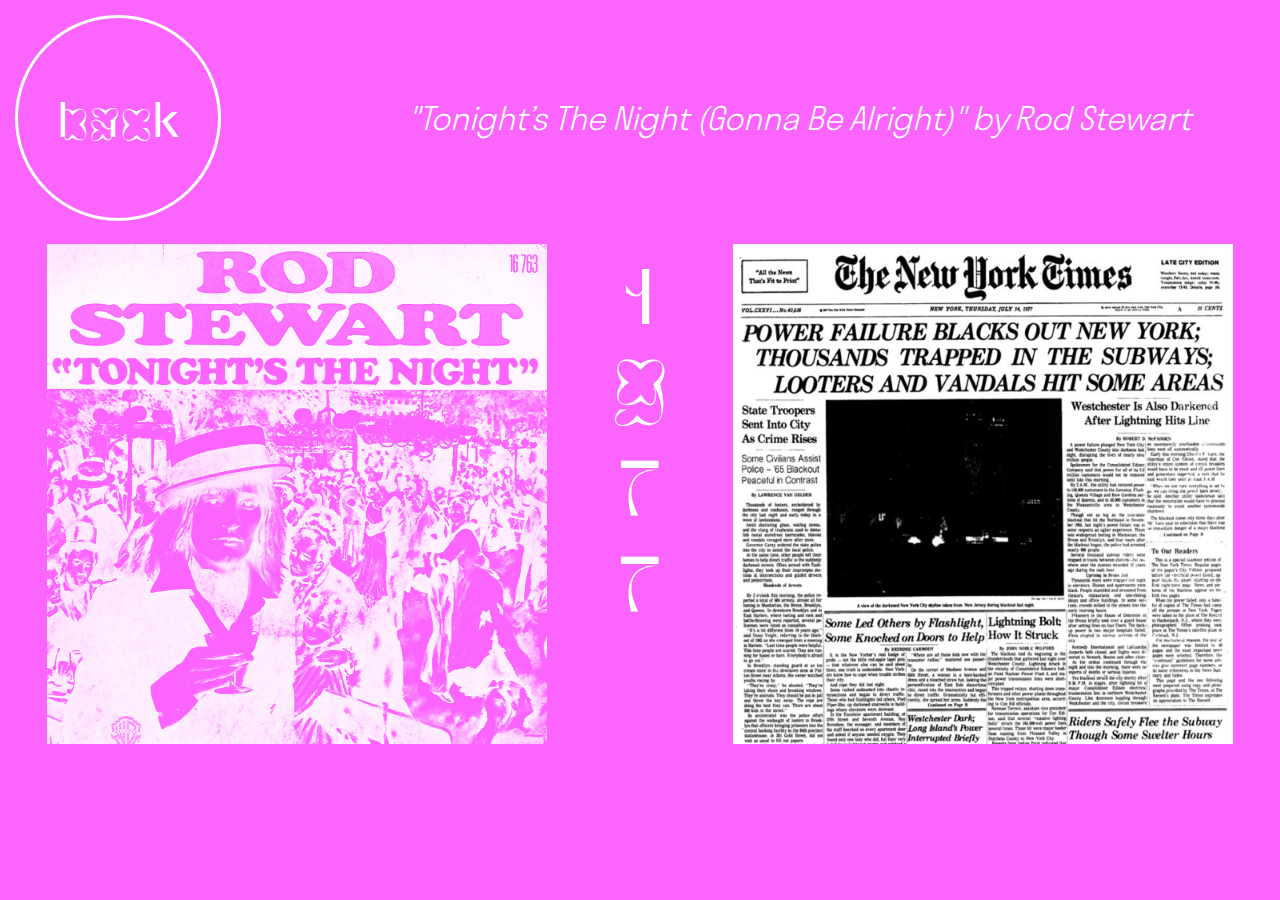
<file: pages/1977/1977.html>
<!DOCTYPE html>
<html lang="en">
<head>
    <meta charset="UTF-8">
    <meta name="viewport" content="width=device-width, initial-scale=1.0">
    <link
    rel="stylesheet"
    href="https://cdnjs.cloudflare.com/ajax/libs/animate.css/4.1.1/animate.min.css"
  />
    <link rel="stylesheet" href="css/style.css">
    <title>Document</title>
</head>
<header>
    <a href="../../index.html"> <div class="backbutton"> back </div> </a>
    <div class="songtitle"> "Tonight’s The Night (Gonna Be Alright)" by Rod Stewart </div>
</header>
<body>
    <div class="musiccontainer">
     <div class="album">
        <img src="images/1977.jpg" width="500" height="500">
        </div>
     <div class="year"> 1977 </div>
     <div class="news">
        <img src="images/1977news.jpg" width="500" height="500">
        </div>
    </div>  
</body>
</html>
</file>
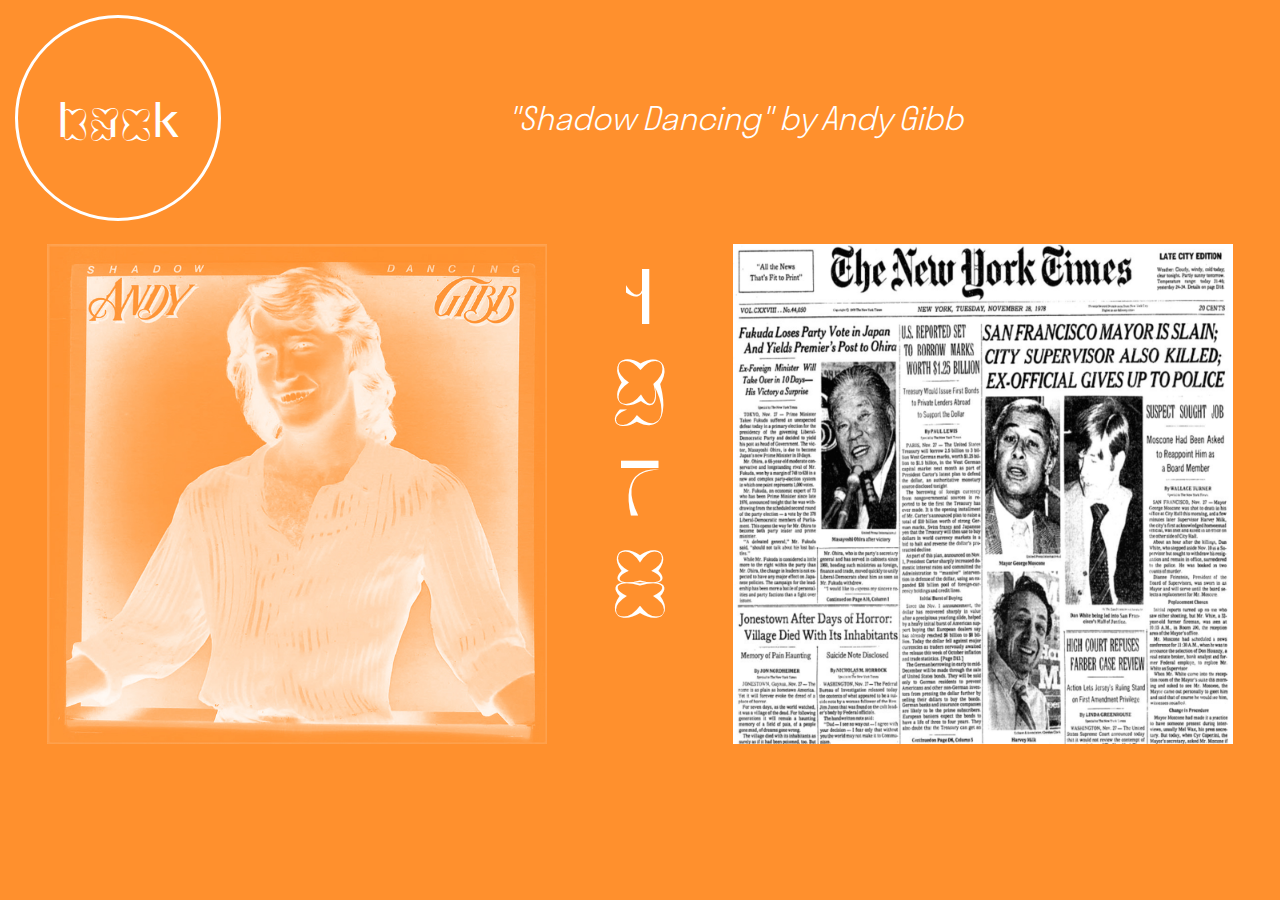
<file: pages/1978/1978.html>
<!DOCTYPE html>
<html lang="en">
<head>
    <meta charset="UTF-8">
    <meta name="viewport" content="width=device-width, initial-scale=1.0">
    <link
    rel="stylesheet"
    href="https://cdnjs.cloudflare.com/ajax/libs/animate.css/4.1.1/animate.min.css"
  />
    <link rel="stylesheet" href="css/style.css">
    <title>Document</title>
</head>
<header>
    <a href="../../index.html"> <div class="backbutton"> back </div> </a>
    <div class="songtitle"> "Shadow Dancing" by Andy Gibb</div>
</header>
<body>
    <div class="musiccontainer">
     <div class="album">
        <img src="images/1978.jpg" width="500" height="500">
        </div>
     <div class="year"> 1978 </div>
     <div class="news">
        <img src="images/1978news.jpg" width="500" height="500">
        </div>
    </div>  
</body>
</html>
</file>
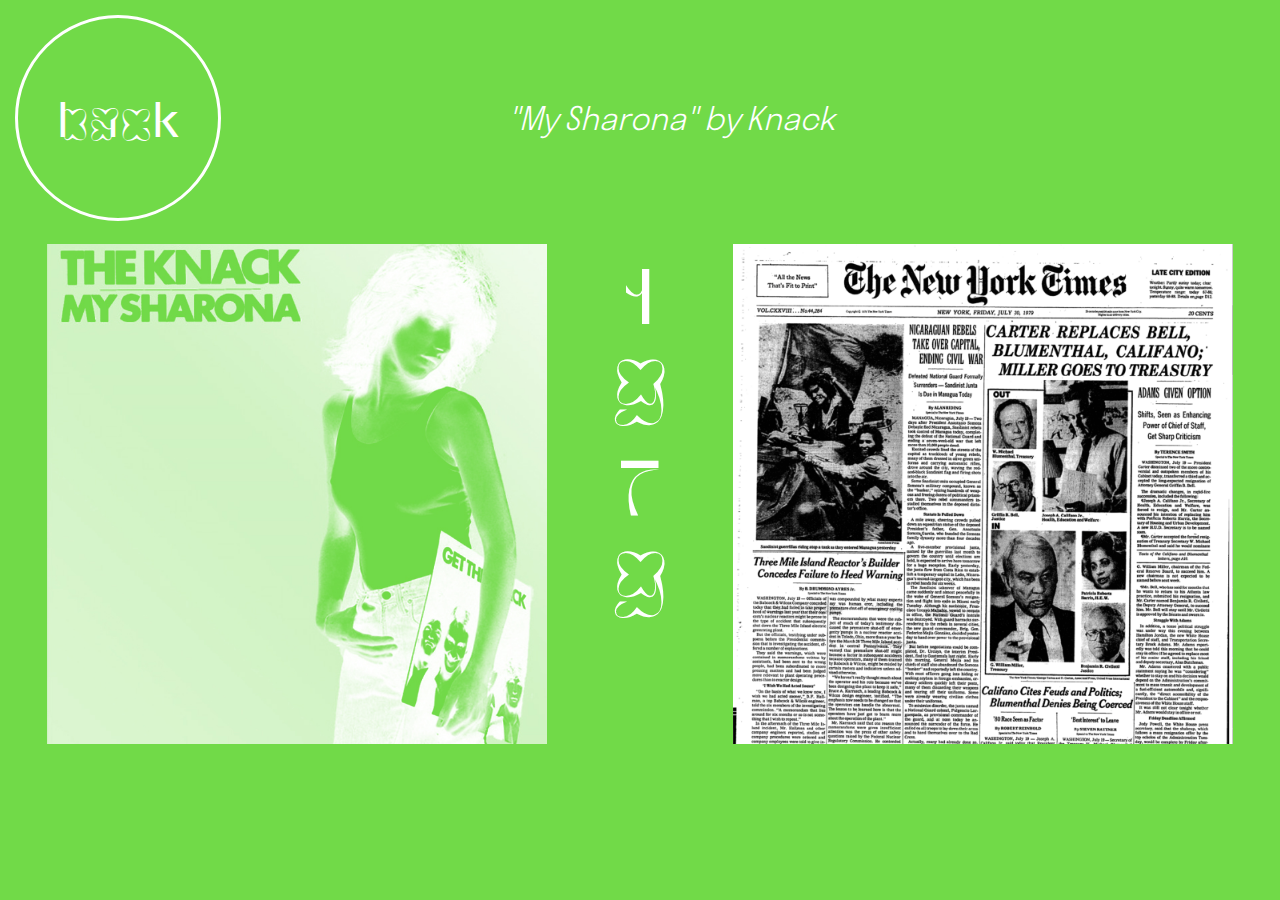
<file: pages/1979/1979.html>
<!DOCTYPE html>
<html lang="en">
<head>
    <meta charset="UTF-8">
    <meta name="viewport" content="width=device-width, initial-scale=1.0">
    <link
    rel="stylesheet"
    href="https://cdnjs.cloudflare.com/ajax/libs/animate.css/4.1.1/animate.min.css"
  />
    <link rel="stylesheet" href="css/style.css">
    <title>Document</title>
</head>
<header>
    <a href="../../index.html"> <div class="backbutton"> back </div> </a>
    <div class="songtitle"> "My Sharona" by Knack</div>
</header>
<body>
    <div class="musiccontainer">
     <div class="album">
        <img src="images/1979.jpg" width="500" height="500">
        </div>
     <div class="year"> 1979 </div>
     <div class="news">
        <img src="images/1979news.jpg" width="500" height="500">
        </div>
    </div>  
</body>
</html>
</file>
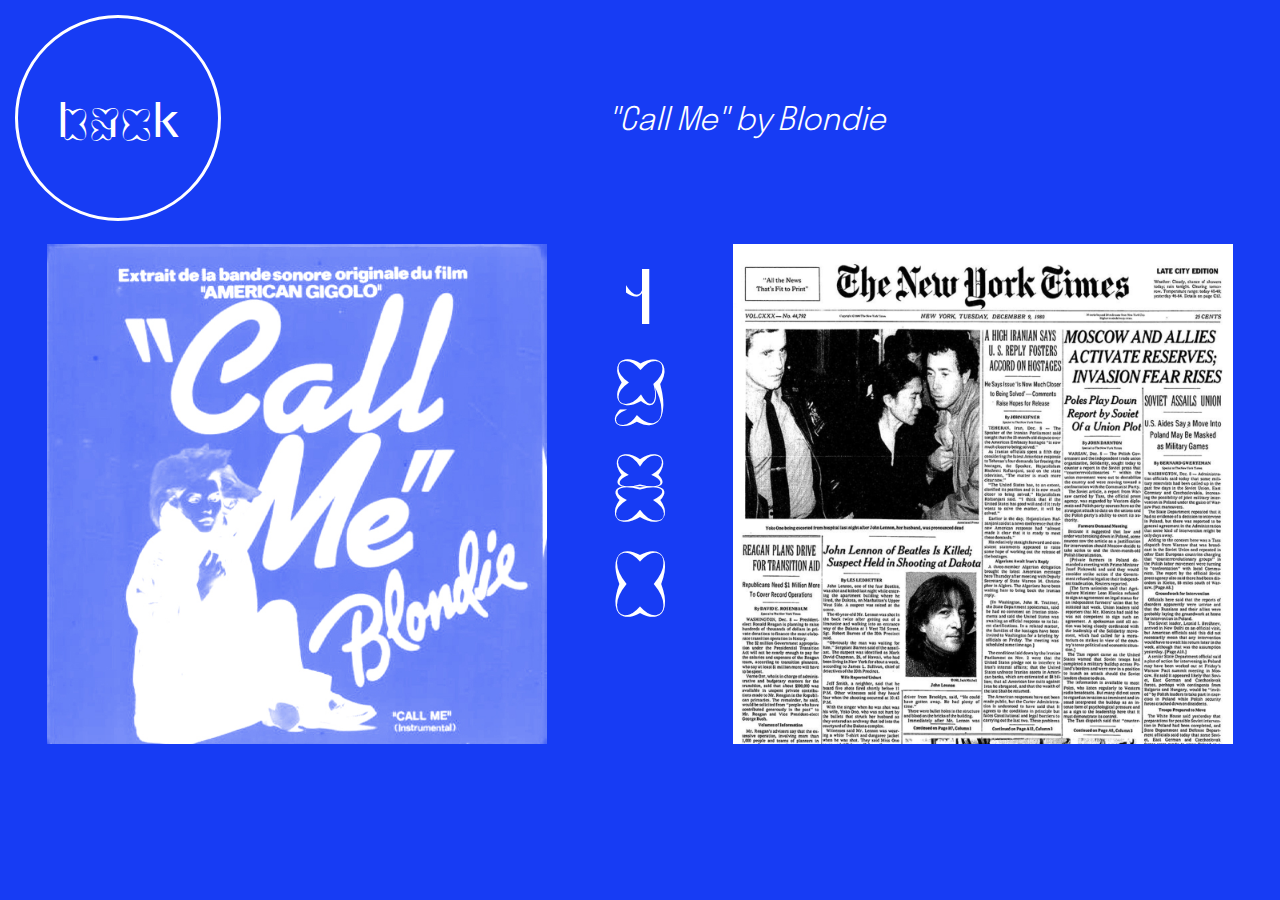
<file: pages/1980/1980.html>
<!DOCTYPE html>
<html lang="en">
<head>
    <meta charset="UTF-8">
    <meta name="viewport" content="width=device-width, initial-scale=1.0">
    <link
    rel="stylesheet"
    href="https://cdnjs.cloudflare.com/ajax/libs/animate.css/4.1.1/animate.min.css"
  />
    <link rel="stylesheet" href="css/style.css">
    <title>Document</title>
</head>
<header>
    <a href="../../index.html"> <div class="backbutton"> back </div> </a>
    <div class="songtitle"> "Call Me" by Blondie</div>
</header>
<body>
    <div class="musiccontainer">
     <div class="album">
        <img src="images/1980.jpg" width="500" height="500">
        </div>
     <div class="year"> 1980 </div>
     <div class="news">
        <img src="images/1980news.jpg" width="500" height="500">
        </div>
    </div>  
</body>
</html>
</file>
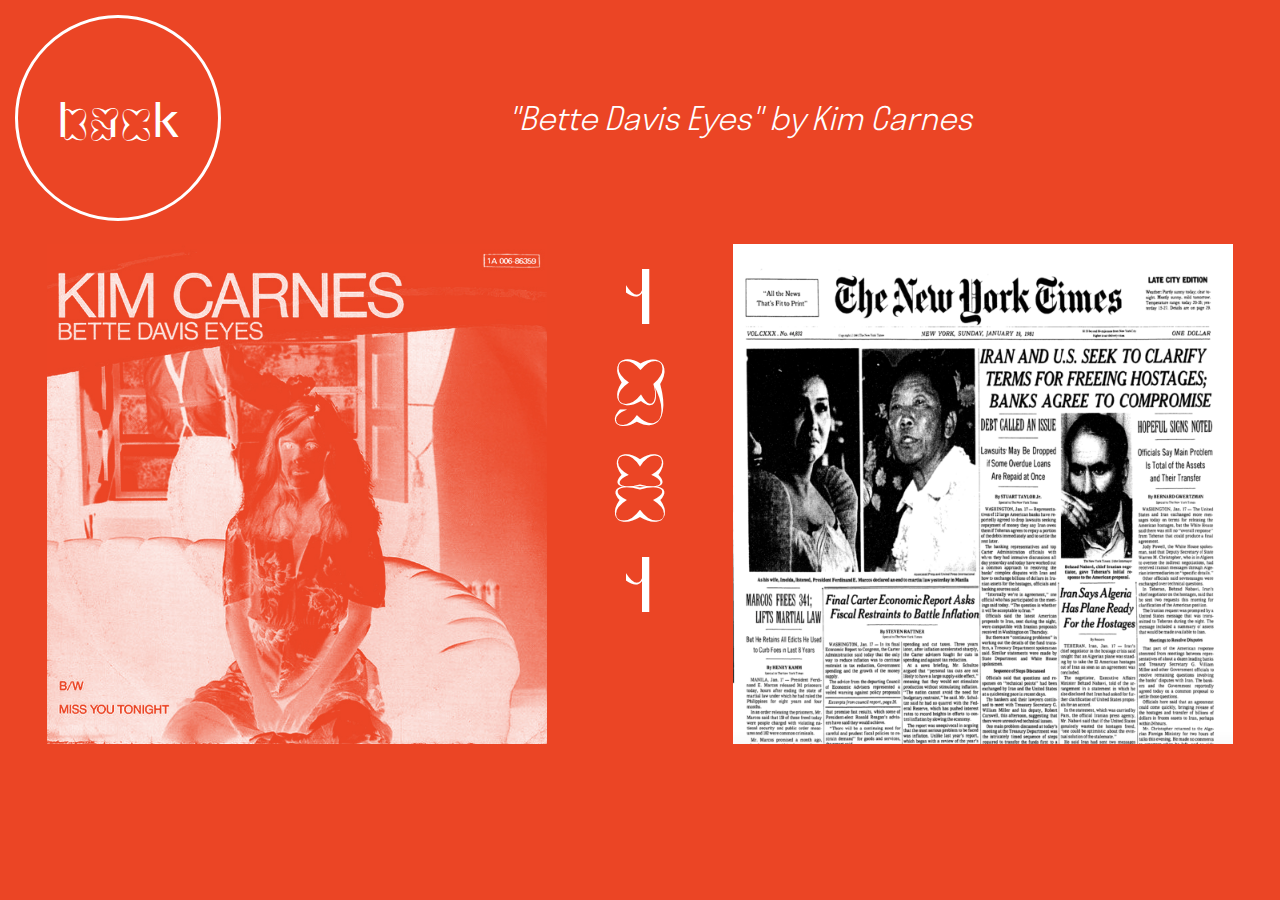
<file: pages/1981/1981.html>
<!DOCTYPE html>
<html lang="en">
<head>
    <meta charset="UTF-8">
    <meta name="viewport" content="width=device-width, initial-scale=1.0">
    <link
    rel="stylesheet"
    href="https://cdnjs.cloudflare.com/ajax/libs/animate.css/4.1.1/animate.min.css"
  />
    <link rel="stylesheet" href="css/style.css">
    <title>Document</title>
</head>
<header>
    <a href="../../index.html"> <div class="backbutton"> back </div> </a>
    <div class="songtitle"> "Bette Davis Eyes" by Kim Carnes </div>
</header>
<body>
    <div class="musiccontainer">
     <div class="album">
        <img src="images/1981.jpg" width="500" height="500">
        </div>
     <div class="year"> 1981 </div>
     <div class="news">
        <img src="images/1981news.jpg" width="500" height="500">
        </div>
    </div>  
</body>
</html>
</file>
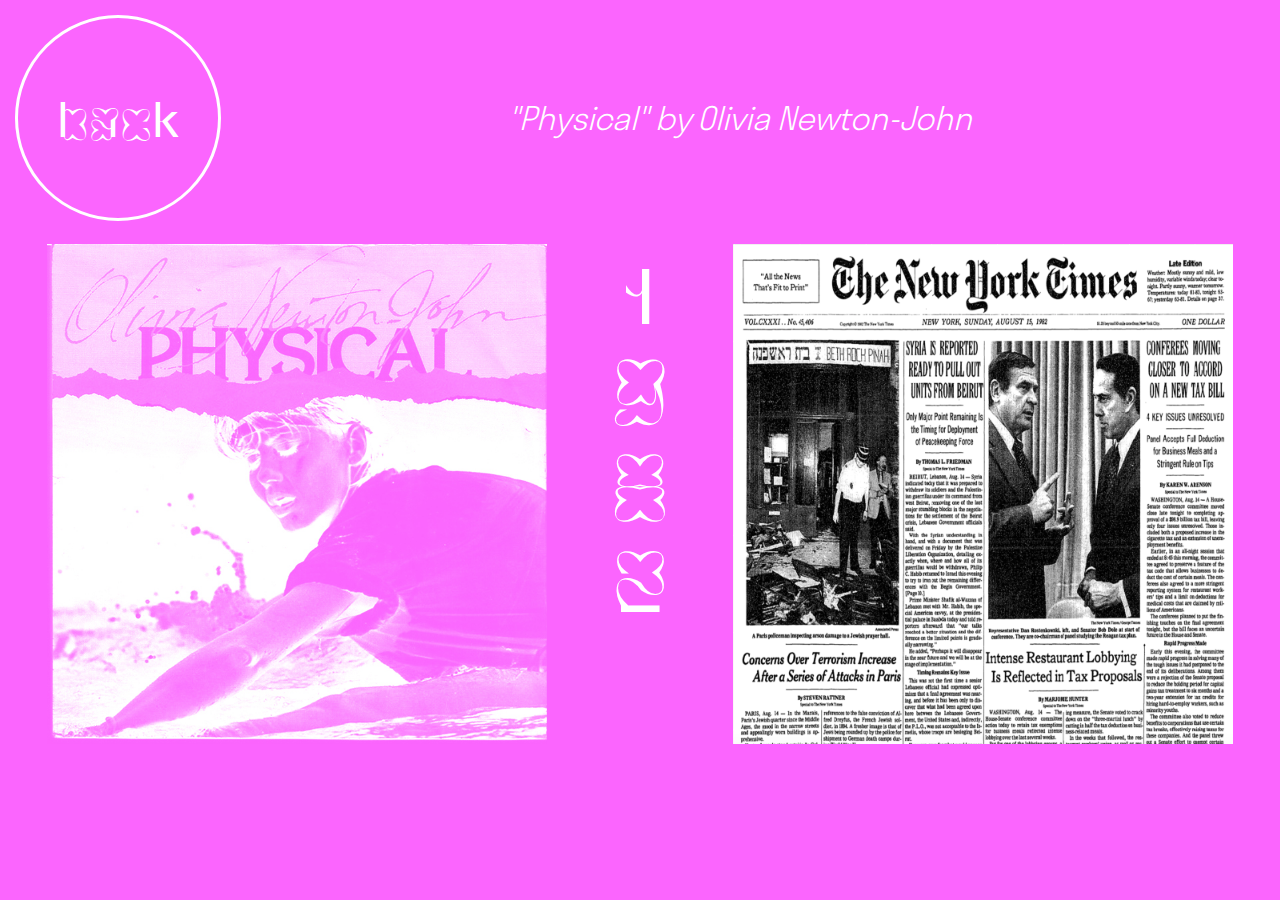
<file: pages/1982/1982.html>
<!DOCTYPE html>
<html lang="en">
<head>
    <meta charset="UTF-8">
    <meta name="viewport" content="width=device-width, initial-scale=1.0">
    <link
    rel="stylesheet"
    href="https://cdnjs.cloudflare.com/ajax/libs/animate.css/4.1.1/animate.min.css"
  />
    <link rel="stylesheet" href="css/style.css">
    <title>Document</title>
</head>
<header>
    <a href="../../index.html"> <div class="backbutton"> back </div> </a>
    <div class="songtitle"> "Physical" by Olivia Newton-John </div>
</header>
<body>
    <div class="musiccontainer">
     <div class="album">
        <img src="images/1982.jpg" width="500" height="500">
        </div>
     <div class="year"> 1982 </div>
     <div class="news">
        <img src="images/1982news.jpg" width="500" height="500">
        </div>
    </div>  
</body>
</html>
</file>
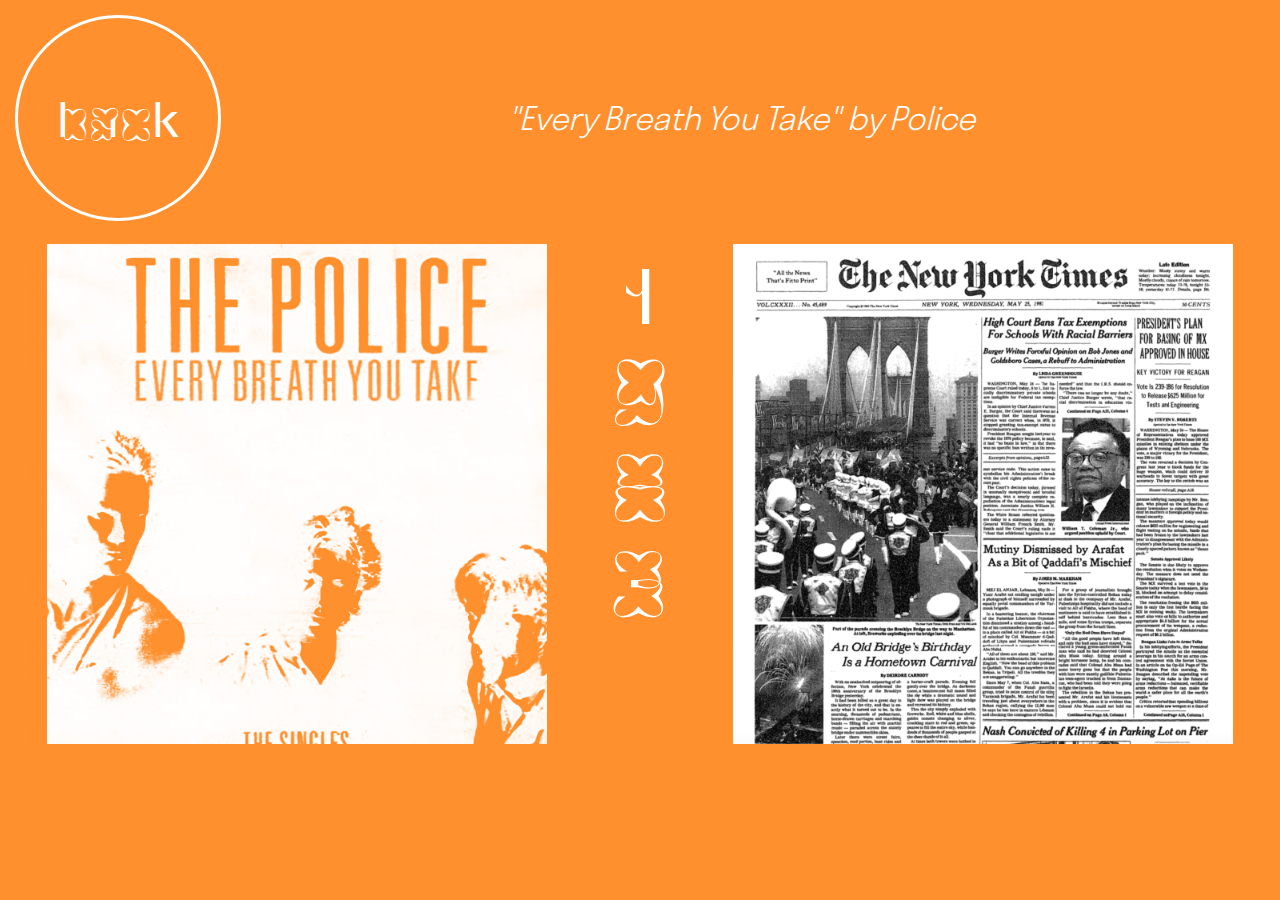
<file: pages/1983/1983.html>
<!DOCTYPE html>
<html lang="en">
<head>
    <meta charset="UTF-8">
    <meta name="viewport" content="width=device-width, initial-scale=1.0">
    <link
    rel="stylesheet"
    href="https://cdnjs.cloudflare.com/ajax/libs/animate.css/4.1.1/animate.min.css"
  />
    <link rel="stylesheet" href="css/style.css">
    <title>Document</title>
</head>
<header>
    <a href="../../index.html"> <div class="backbutton"> back </div> </a>
    <div class="songtitle"> "Every Breath You Take" by Police </div>
</header>
<body>
    <div class="musiccontainer">
     <div class="album">
        <img src="images/1983.jpg" width="500" height="500">
        </div>
     <div class="year"> 1983 </div>
     <div class="news">
        <img src="images/1983news.jpg" width="500" height="500">
        </div>
    </div>  
</body>
</html>
</file>
<file: style.css>
html {
height: 100%;
max-width: 100%;
/*background: radial-gradient(circle,#ffffff 4%,#173CF4 20%, #ffffff 40%, #EB4525 60%, #ffffff 80%, #FF902D 99%);*/
background: radial-gradient(circle, #ffffff 2%, #674bd7 98%);
background-size: 500% 500%;
animation: change 60s ease-in-out infinite;
}

body {
    padding: 0;
    margin: 0;
    height: 100%;
}

/*fonts*/

@font-face {
    font-family: 'Phase-A';
    src: url('fonts/A-0-100-100.woff2') format('woff2'),
        url('fonts/A-0-100-100.woff') format('woff');
    font-weight: normal;
    font-style: normal;
    font-display: swap;
}

@font-face {
    font-family: 'Stratos';
    src: url('fonts/Stratos-Light.woff2') format('woff2'),
        url('fonts/Stratos-Light.woff') format('woff');
    font-weight: 100;
    font-style: normal;
    font-display: swap;
}

.lefttitle h1{
font-family: Phase-A;
white-space: nowrap;
color: white;
font-size: 6em;
transform: rotate(-90deg);
position: absolute;
bottom: 0;
margin-left: -4.5em;
}

/* outer container */
.outercontainer {
    display: flex;
    flex-direction: row;
    flex-wrap: nowrap;
    height: 100%;


}

/*introduction*/
.introduction {
    display: flex;
    justify-content: center;
    font-family: Stratos;
    color: white;
    margin-left: 25em;
    margin-right: 25em;
   
}


/* left title */
.lefttitle { 
width: 100px;
position: relative;
}

/*inner coontainer*/
.innercontainer{
    display: flex;
    flex-direction: column;
    margin: 2em;
    width: 100%;
}

/*rows*/
.rowone {
    margin-left: 10em;
}
.rowtwo {
    margin-left: 25em;
}
.rowthree {
    margin-left: 45em;
}
.rowfour {
    margin-left: 10em;
}
.rowsix {
    margin-left: 30em;
}
.rowseven {
    margin-left: 5em;
}
.roweight {
    margin-left: 25em;
}
.rownine {
    margin-left: 50em;
}
.rowten {
    margin-left: 30em;
}
.roweleven {
    margin-left: 5em;
}
.rowtwelve {
    margin-left: 13em;
}
.rowthirteen {
    margin-left: 30em;
}
.rowfourteen {
    margin-left: 50em;
}
.rowfifteen {
    margin-left: 8em;
}
.rowsixteen {
    margin-left: 36em;
}
.rowseventeen {
    margin-left: 10em;
}
.roweighteen {
    margin-left: 15em;
}
.rownineteen {
    margin-left: 40em;
}
.rowtwenty {
    margin-left: 5em;
}
.rowtwentyone {
    margin-left: 55em;
}
.rowtwentytwo {
    margin-left: 30em;
}
.rowtwentythree {
    margin-left: 5em;
}
.rowtwentyfour {
    margin-left: 50em;
}



  /*ellipse */
.ellipse {
    width: 271px;
    height: 271px;
   
    margin: .15em;
    
    border: 3px solid #FFFFFF;
    border-radius: 50%;
    /*text*/
    display: flex;
    justify-content: center;
    align-items: center;
    font-family: Phase-A;
    font-size: 4em;
    color: white;
    }

.ellipse:hover {
    animation: fadeOutUp;
    animation-duration: 2s;
    
}



   
    
/*link*/

a:link {
    text-decoration: none;
}











/* search bar inspired by: https://codepen.io/menelaosly/pen/rZddyb */ 
/*SEARCH BAR BEGINS HERE */
.searchbar {
    display: flex;
    margin: 4em;
}

form{
    position: relative;
    top: 50%;
    left: 50%;
    transform: translate(-50%,-50%);
    transition: all 1s;
    width: 50px;
    height: 50px;
   
    box-sizing: border-box;
    border-radius: 25px;
    border: 3px solid white;
    padding: 5px;
}

input{
    position: absolute;
    top: 0;
    left: 0;
    width: 100%;;
    height: 42.5px;
    line-height: 30px;
    outline: 0;
    border: 0;
    display: none;
    font-size: 1em;
    border-radius: 20px;
    padding: 0 20px;
}

.fa{
    box-sizing: border-box;
    padding: 10px;
    width: 42.5px;
    height: 42.5px;
    position: absolute;
    top: 0;
    right: 0;
    border-radius: 50%;
    color: #ffffff;
    text-align: center;
    font-size: 1.2em;
    transition: all 1s;
}

form:hover{
    width: 200px;
    cursor: pointer;
}

form:hover input{
    display: block;
    background-color: rgb(103, 75, 215, .1);
    color: white;
}

form:hover .fa{
    background: #674bd7;
    color: white;
}

/*SEARCH BAR ENDS HERE */


/* animation */
@keyframes change {
    0% {
    background-position: 0 50%;
  }
    50% {
      background-position: 100% 50%;
    }
    100% {
      background-position: 0 50%;
  
      } }



      @media only screen and (max-width: 50em) {
      
    
        body {
            height: 100%;
            width: 100%;
        }

        .searchbar {
            margin-left: 2.5em;
        }
       
       .introduction {
           margin: 10em;
           margin-left: -2.5em;
           margin-right: 0em;
          transform: scale(.75);
           margin-top: -6em;
         
    
       }
        
        .outercontainer {
            transform: scale(.3);
            margin-left: -13em;
            margin-top: -29em;
        }
    }
</file>
<file: pages/1970/css/style.css>
html {
    background-color: #71DA48;
    height: 100%;
}

/*fonts*/

@font-face {
    font-family: 'Phase-A';
    src: url('../fonts/A-0-100-100.woff2') format('woff2'),
        url('../fonts/A-0-100-100.woff') format('woff');
    font-weight: normal;
    font-style: normal;
    font-display: swap;
}

@font-face {
    font-family: 'Stratos';
    src: url('../../2019/fonts/Stratos-Light.woff2') format('woff2'),
        url('../../2019/fonts/Stratos-Light.woff') format('woff');
    font-weight: 100;
    font-style: normal;
    font-display: swap;
}

header { 
    display: flex;
    width: 100%
}

.backbutton {
    
    display: flex;
    width: 200px;
    height: 200px;
    margin: .15em;
    border: 3px solid #FFFFFF;
    border-radius: 50%;
    justify-content: center;
    align-items: center;
    font-family: Phase-A;
    font-size: 3em;
    color: white;
}

.backbutton:hover {
    
        animation: bounceOut;
        animation-duration: 2s;
        
}
/*link*/

a:link {
    text-decoration: none;
}


.songtitle {
display: flex;
justify-content: center;
text-align: center;
align-self: center;
margin-left: 200px;
margin-right: auto;
font-family: Stratos;
font-style: italic;
font-size: 2em;
color: white;

}

.year {
    display: flex;
    font-family: Phase-A;
    color: white;
    font-size: 5em;
    text-orientation: upright;
    writing-mode: vertical-rl;
}

.musiccontainer {
    display: flex;
    justify-content: space-around;
    margin: 1em;

}

@media only screen and (max-width: 50em) {
      
    header {
        transform:scale(.5);
        margin-left: -5em;
        
    }
    
    .songtitle {
        margin-left: 3em;
    }
    
    .musiccontainer {
        display: flex;
        flex-direction: column;
    }
    
    .year {
        display: flex;
        font-family: Phase-A;
        color: white;
        font-size: 5em;
        text-orientation: upright;
        writing-mode:horizontal-tb;
        text-align: center;
        justify-self: center;
        margin-top: -1.5em;
        margin-left: .5em;
    }
    
    .album {
        transform: scale(.5);
        margin-left: -3.5em;
        margin-top: -10em;
    
    }
    
    .news {
        transform: scale(.5);
        margin-left: -3.5em;
        margin-top: -7em;
    
    }
    }
</file>
<file: pages/1971/css/style.css>
html {
    background-color: #173CF4;
    height: 100%;
}

/*fonts*/

@font-face {
    font-family: 'Phase-A';
    src: url('../fonts/A-0-100-100.woff2') format('woff2'),
        url('../fonts/A-0-100-100.woff') format('woff');
    font-weight: normal;
    font-style: normal;
    font-display: swap;
}

@font-face {
    font-family: 'Stratos';
    src: url('../../2019/fonts/Stratos-Light.woff2') format('woff2'),
        url('../../2019/fonts/Stratos-Light.woff') format('woff');
    font-weight: 100;
    font-style: normal;
    font-display: swap;
}

header { 
    display: flex;
    width: 100%
}

.backbutton {
    
    display: flex;
    width: 200px;
    height: 200px;
    margin: .15em;
    border: 3px solid #FFFFFF;
    border-radius: 50%;
    justify-content: center;
    align-items: center;
    font-family: Phase-A;
    font-size: 3em;
    color: white;
}

.backbutton:hover {
    
        animation: bounceOut;
        animation-duration: 2s;
        
}
/*link*/

a:link {
    text-decoration: none;
}


.songtitle {
display: flex;
justify-content: center;
text-align: center;
align-self: center;
margin-left: 280px;
margin-right: auto;
font-family: Stratos;
font-style: italic;
font-size: 2em;
color: white;

}

.year {
    display: flex;
    font-family: Phase-A;
    color: white;
    font-size: 5em;
    text-orientation: upright;
    writing-mode: vertical-rl;
}

.musiccontainer {
    display: flex;
    justify-content: space-around;
    margin: 1em;

}

@media only screen and (max-width: 50em) {
      
    header {
        transform:scale(.5);
        margin-left: -5em;
        
    }
    
    .songtitle {
        margin-left: 3em;
    }
    
    .musiccontainer {
        display: flex;
        flex-direction: column;
    }
    
    .year {
        display: flex;
        font-family: Phase-A;
        color: white;
        font-size: 5em;
        text-orientation: upright;
        writing-mode:horizontal-tb;
        text-align: center;
        justify-self: center;
        margin-top: -1.5em;
        margin-left: .5em;
    }
    
    .album {
        transform: scale(.5);
        margin-left: -3.5em;
        margin-top: -10em;
    
    }
    
    .news {
        transform: scale(.5);
        margin-left: -3.5em;
        margin-top: -7em;
    
    }
    }
</file>
<file: pages/1972/css/style.css>
html {
    background-color: #EB4525;
    height: 100%;
}

/*fonts*/

@font-face {
    font-family: 'Phase-A';
    src: url('../fonts/A-0-100-100.woff2') format('woff2'),
        url('../fonts/A-0-100-100.woff') format('woff');
    font-weight: normal;
    font-style: normal;
    font-display: swap;
}

@font-face {
    font-family: 'Stratos';
    src: url('../../2020/fonts/Stratos-Light.woff2') format('woff2'),
        url('../../2020/fonts/Stratos-Light.woff') format('woff');
    font-weight: 100;
    font-style: normal;
    font-display: swap;
}

header { 
    display: flex;
    width: 100%
}

.backbutton {
    
    display: flex;
    width: 200px;
    height: 200px;
    margin: .15em;
    border: 3px solid #FFFFFF;
    border-radius: 50%;
    justify-content: center;
    align-items: center;
    font-family: Phase-A;
    font-size: 3em;
    color: white;
}

.backbutton:hover {
    
        animation: bounceOut;
        animation-duration: 2s;
        
}
/*link*/

a:link {
    text-decoration: none;
}


.songtitle {
display: flex;
justify-content: center;
text-align: center;
align-self: center;
margin-left: 280px;
margin-right: auto;
font-family: Stratos;
font-style: italic;
font-size: 2em;
color: white;

}

.year {
    display: flex;
    font-family: Phase-A;
    color: white;
    font-size: 5em;
    text-orientation: upright;
    writing-mode: vertical-rl;
}

.musiccontainer {
    display: flex;
    justify-content: space-around;
    margin: 1em;

}

@media only screen and (max-width: 50em) {
      
    header {
        transform:scale(.5);
        margin-left: -5em;
        
    }
    
    .songtitle {
        margin-left: 3em;
    }
    
    .musiccontainer {
        display: flex;
        flex-direction: column;
    }
    
    .year {
        display: flex;
        font-family: Phase-A;
        color: white;
        font-size: 5em;
        text-orientation: upright;
        writing-mode:horizontal-tb;
        text-align: center;
        justify-self: center;
        margin-top: -1.5em;
        margin-left: .5em;
    }
    
    .album {
        transform: scale(.5);
        margin-left: -3.5em;
        margin-top: -10em;
    
    }
    
    .news {
        transform: scale(.5);
        margin-left: -3.5em;
        margin-top: -7em;
    
    }
    }
</file>
<file: pages/1973/css/style.css>
html {
    background-color: #FF902D;
    height: 100%;
}

/*fonts*/

@font-face {
    font-family: 'Phase-A';
    src: url('../fonts/A-0-100-100.woff2') format('woff2'),
        url('../fonts/A-0-100-100.woff') format('woff');
    font-weight: normal;
    font-style: normal;
    font-display: swap;
}

@font-face {
    font-family: 'Stratos';
    src: url('../../2019/fonts/Stratos-Light.woff2') format('woff2'),
        url('../../2019/fonts/Stratos-Light.woff') format('woff');
    font-weight: 100;
    font-style: normal;
    font-display: swap;
}

header { 
    display: flex;
    width: 100%
}

.backbutton {
    
    display: flex;
    width: 200px;
    height: 200px;
    margin: .15em;
    border: 3px solid #FFFFFF;
    border-radius: 50%;
    justify-content: center;
    align-items: center;
    font-family: Phase-A;
    font-size: 3em;
    color: white;
}

.backbutton:hover {
    
        animation: bounceOut;
        animation-duration: 2s;
        
}
/*link*/

a:link {
    text-decoration: none;
}


.songtitle {
display: flex;
justify-content: center;
text-align: center;
align-self: center;
margin-left: 100px;
margin-right: auto;
font-family: Stratos;
font-style: italic;
font-size: 2em;
color: white;

}

.year {
    display: flex;
    font-family: Phase-A;
    color: white;
    font-size: 5em;
    text-orientation: upright;
    writing-mode: vertical-rl;
}

.musiccontainer {
    display: flex;
    justify-content: space-around;
    margin: 1em;

}

@media only screen and (max-width: 50em) {
      
    header {
        transform:scale(.5);
        margin-left: -5em;
        
    }
    
    .songtitle {
        margin-left: 3em;
    }
    
    .musiccontainer {
        display: flex;
        flex-direction: column;
    }
    
    .year {
        display: flex;
        font-family: Phase-A;
        color: white;
        font-size: 5em;
        text-orientation: upright;
        writing-mode:horizontal-tb;
        text-align: center;
        justify-self: center;
        margin-top: -1.5em;
        margin-left: .5em;
    }
    
    .album {
        transform: scale(.5);
        margin-left: -3.5em;
        margin-top: -10em;
    
    }
    
    .news {
        transform: scale(.5);
        margin-left: -3.5em;
        margin-top: -7em;
    
    }
    }
</file>
<file: pages/1974/css/style.css>
html {
    background-color: #71DA48;
    height: 100%;
}

/*fonts*/

@font-face {
    font-family: 'Phase-A';
    src: url('../fonts/A-0-100-100.woff2') format('woff2'),
        url('../fonts/A-0-100-100.woff') format('woff');
    font-weight: normal;
    font-style: normal;
    font-display: swap;
}

@font-face {
    font-family: 'Stratos';
    src: url('../../2019/fonts/Stratos-Light.woff2') format('woff2'),
        url('../../2019/fonts/Stratos-Light.woff') format('woff');
    font-weight: 100;
    font-style: normal;
    font-display: swap;
}

header { 
    display: flex;
    width: 100%
}

.backbutton {
    
    display: flex;
    width: 200px;
    height: 200px;
    margin: .15em;
    border: 3px solid #FFFFFF;
    border-radius: 50%;
    justify-content: center;
    align-items: center;
    font-family: Phase-A;
    font-size: 3em;
    color: white;
}

.backbutton:hover {
    
        animation: bounceOut;
        animation-duration: 2s;
        
}
/*link*/

a:link {
    text-decoration: none;
}


.songtitle {
display: flex;
justify-content: center;
text-align: center;
align-self: center;
margin-left: 280px;
margin-right: auto;
font-family: Stratos;
font-style: italic;
font-size: 2em;
color: white;

}

.year {
    display: flex;
    font-family: Phase-A;
    color: white;
    font-size: 5em;
    text-orientation: upright;
    writing-mode: vertical-rl;
}

.musiccontainer {
    display: flex;
    justify-content: space-around;
    margin: 1em;

}

@media only screen and (max-width: 50em) {
      
    header {
        transform:scale(.5);
        margin-left: -5em;
        
    }
    
    .songtitle {
        margin-left: 3em;
    }
    
    .musiccontainer {
        display: flex;
        flex-direction: column;
    }
    
    .year {
        display: flex;
        font-family: Phase-A;
        color: white;
        font-size: 5em;
        text-orientation: upright;
        writing-mode:horizontal-tb;
        text-align: center;
        justify-self: center;
        margin-top: -1.5em;
        margin-left: .5em;
    }
    
    .album {
        transform: scale(.5);
        margin-left: -3.5em;
        margin-top: -10em;
    
    }
    
    .news {
        transform: scale(.5);
        margin-left: -3.5em;
        margin-top: -7em;
    
    }
    }
</file>
<file: pages/1975/css/style.css>
html {
    background-color: #173CF4;
    height: 100%;
}

/*fonts*/

@font-face {
    font-family: 'Phase-A';
    src: url('../fonts/A-0-100-100.woff2') format('woff2'),
        url('../fonts/A-0-100-100.woff') format('woff');
    font-weight: normal;
    font-style: normal;
    font-display: swap;
}

@font-face {
    font-family: 'Stratos';
    src: url('../../2019/fonts/Stratos-Light.woff2') format('woff2'),
        url('../../2019/fonts/Stratos-Light.woff') format('woff');
    font-weight: 100;
    font-style: normal;
    font-display: swap;
}

header { 
    display: flex;
    width: 100%
}

.backbutton {
    
    display: flex;
    width: 200px;
    height: 200px;
    margin: .15em;
    border: 3px solid #FFFFFF;
    border-radius: 50%;
    justify-content: center;
    align-items: center;
    font-family: Phase-A;
    font-size: 3em;
    color: white;
}

.backbutton:hover {
    
        animation: bounceOut;
        animation-duration: 2s;
        
}
/*link*/

a:link {
    text-decoration: none;
}


.songtitle {
display: flex;
justify-content: center;
text-align: center;
align-self: center;
margin-left: 200px;
margin-right: auto;
font-family: Stratos;
font-style: italic;
font-size: 2em;
color: white;

}

.year {
    display: flex;
    font-family: Phase-A;
    color: white;
    font-size: 5em;
    text-orientation: upright;
    writing-mode: vertical-rl;
}

.musiccontainer {
    display: flex;
    justify-content: space-around;
    margin: 1em;

}

@media only screen and (max-width: 50em) {
      
    header {
        transform:scale(.5);
        margin-left: -5em;
        
    }
    
    .songtitle {
        margin-left: 3em;
    }
    
    .musiccontainer {
        display: flex;
        flex-direction: column;
    }
    
    .year {
        display: flex;
        font-family: Phase-A;
        color: white;
        font-size: 5em;
        text-orientation: upright;
        writing-mode:horizontal-tb;
        text-align: center;
        justify-self: center;
        margin-top: -1.5em;
        margin-left: .5em;
    }
    
    .album {
        transform: scale(.5);
        margin-left: -3.5em;
        margin-top: -10em;
    
    }
    
    .news {
        transform: scale(.5);
        margin-left: -3.5em;
        margin-top: -7em;
    
    }
    }
</file>
<file: pages/1976/css/style.css>
html {
    background-color: #EB4525;
    height: 100%;
}

/*fonts*/

@font-face {
    font-family: 'Phase-A';
    src: url('../fonts/A-0-100-100.woff2') format('woff2'),
        url('../fonts/A-0-100-100.woff') format('woff');
    font-weight: normal;
    font-style: normal;
    font-display: swap;
}

@font-face {
    font-family: 'Stratos';
    src: url('../../2019/fonts/Stratos-Light.woff2') format('woff2'),
        url('../../2019/fonts/Stratos-Light.woff') format('woff');
    font-weight: 100;
    font-style: normal;
    font-display: swap;
}

header { 
    display: flex;
    width: 100%
}

.backbutton {
    
    display: flex;
    width: 200px;
    height: 200px;
    margin: .15em;
    border: 3px solid #FFFFFF;
    border-radius: 50%;
    justify-content: center;
    align-items: center;
    font-family: Phase-A;
    font-size: 3em;
    color: white;
}

.backbutton:hover {
    
        animation: bounceOut;
        animation-duration: 2s;
        
}
/*link*/

a:link {
    text-decoration: none;
}


.songtitle {
display: flex;
justify-content: center;
text-align: center;
align-self: center;
margin-left: 300px;
margin-right: auto;
font-family: Stratos;
font-style: italic;
font-size: 2em;
color: white;

}

.year {
    display: flex;
    font-family: Phase-A;
    color: white;
    font-size: 5em;
    text-orientation: upright;
    writing-mode: vertical-rl;
}

.musiccontainer {
    display: flex;
    justify-content: space-around;
    margin: 1em;

}

@media only screen and (max-width: 50em) {
      
    header {
        transform:scale(.5);
        margin-left: -5em;
        
    }
    
    .songtitle {
        margin-left: 3em;
    }
    
    .musiccontainer {
        display: flex;
        flex-direction: column;
    }
    
    .year {
        display: flex;
        font-family: Phase-A;
        color: white;
        font-size: 5em;
        text-orientation: upright;
        writing-mode:horizontal-tb;
        text-align: center;
        justify-self: center;
        margin-top: -1.5em;
        margin-left: .5em;
    }
    
    .album {
        transform: scale(.5);
        margin-left: -3.5em;
        margin-top: -10em;
    
    }
    
    .news {
        transform: scale(.5);
        margin-left: -3.5em;
        margin-top: -7em;
    
    }
    }
</file>
<file: pages/1977/css/style.css>
html {
    background-color: #FB65FE;
    height: 100%;
}

/*fonts*/

@font-face {
    font-family: 'Phase-A';
    src: url('../fonts/A-0-100-100.woff2') format('woff2'),
        url('../fonts/A-0-100-100.woff') format('woff');
    font-weight: normal;
    font-style: normal;
    font-display: swap;
}

@font-face {
    font-family: 'Stratos';
    src: url('../../2019/fonts/Stratos-Light.woff2') format('woff2'),
        url('../../2019/fonts/Stratos-Light.woff') format('woff');
    font-weight: 100;
    font-style: normal;
    font-display: swap;
}

header { 
    display: flex;
    width: 100%
}

.backbutton {
    
    display: flex;
    width: 200px;
    height: 200px;
    margin: .15em;
    border: 3px solid #FFFFFF;
    border-radius: 50%;
    justify-content: center;
    align-items: center;
    font-family: Phase-A;
    font-size: 3em;
    color: white;
}

.backbutton:hover {
    
        animation: bounceOut;
        animation-duration: 2s;
        
}
/*link*/

a:link {
    text-decoration: none;
}


.songtitle {
display: flex;
justify-content: center;
text-align: center;
align-self: center;
margin-left: 180px;
margin-right: auto;
font-family: Stratos;
font-style: italic;
font-size: 2em;
color: white;

}

.year {
    display: flex;
    font-family: Phase-A;
    color: white;
    font-size: 5em;
    text-orientation: upright;
    writing-mode: vertical-rl;
}

.musiccontainer {
    display: flex;
    justify-content: space-around;
    margin: 1em;

}


@media only screen and (max-width: 50em) {
      
    header {
        transform:scale(.5);
        margin-left: -5em;
        
    }
    
    .songtitle {
        margin-left: 3em;
    }
    
    .musiccontainer {
        display: flex;
        flex-direction: column;
    }
    
    .year {
        display: flex;
        font-family: Phase-A;
        color: white;
        font-size: 5em;
        text-orientation: upright;
        writing-mode:horizontal-tb;
        text-align: center;
        justify-self: center;
        margin-top: -1.5em;
        margin-left: .5em;
    }
    
    .album {
        transform: scale(.5);
        margin-left: -3.5em;
        margin-top: -10em;
    
    }
    
    .news {
        transform: scale(.5);
        margin-left: -3.5em;
        margin-top: -7em;
    
    }
    }
</file>
<file: pages/1978/css/style.css>
html {
    background-color: #FF902D;
    height: 100%;
}

/*fonts*/

@font-face {
    font-family: 'Phase-A';
    src: url('../fonts/A-0-100-100.woff2') format('woff2'),
        url('../fonts/A-0-100-100.woff') format('woff');
    font-weight: normal;
    font-style: normal;
    font-display: swap;
}

@font-face {
    font-family: 'Stratos';
    src: url('../../2019/fonts/Stratos-Light.woff2') format('woff2'),
        url('../../2019/fonts/Stratos-Light.woff') format('woff');
    font-weight: 100;
    font-style: normal;
    font-display: swap;
}

header { 
    display: flex;
    width: 100%
}

.backbutton {
    
    display: flex;
    width: 200px;
    height: 200px;
    margin: .15em;
    border: 3px solid #FFFFFF;
    border-radius: 50%;
    justify-content: center;
    align-items: center;
    font-family: Phase-A;
    font-size: 3em;
    color: white;
}

.backbutton:hover {
    
        animation: bounceOut;
        animation-duration: 2s;
        
}
/*link*/

a:link {
    text-decoration: none;
}


.songtitle {
display: flex;
justify-content: center;
text-align: center;
align-self: center;
margin-left: 280px;
margin-right: auto;
font-family: Stratos;
font-style: italic;
font-size: 2em;
color: white;

}

.year {
    display: flex;
    font-family: Phase-A;
    color: white;
    font-size: 5em;
    text-orientation: upright;
    writing-mode: vertical-rl;
}

.musiccontainer {
    display: flex;
    justify-content: space-around;
    margin: 1em;

}

@media only screen and (max-width: 50em) {
      
    header {
        transform:scale(.5);
        margin-left: -5em;
        
    }
    
    .songtitle {
        margin-left: 3em;
    }
    
    .musiccontainer {
        display: flex;
        flex-direction: column;
    }
    
    .year {
        display: flex;
        font-family: Phase-A;
        color: white;
        font-size: 5em;
        text-orientation: upright;
        writing-mode:horizontal-tb;
        text-align: center;
        justify-self: center;
        margin-top: -1.5em;
        margin-left: .5em;
    }
    
    .album {
        transform: scale(.5);
        margin-left: -3.5em;
        margin-top: -10em;
    
    }
    
    .news {
        transform: scale(.5);
        margin-left: -3.5em;
        margin-top: -7em;
    
    }
    }
</file>
<file: pages/1979/css/style.css>
html {
    background-color: #71DA48;
    height: 100%;
}

/*fonts*/

@font-face {
    font-family: 'Phase-A';
    src: url('../fonts/A-0-100-100.woff2') format('woff2'),
        url('../fonts/A-0-100-100.woff') format('woff');
    font-weight: normal;
    font-style: normal;
    font-display: swap;
}

@font-face {
    font-family: 'Stratos';
    src: url('../../2019/fonts/Stratos-Light.woff2') format('woff2'),
        url('../../2019/fonts/Stratos-Light.woff') format('woff');
    font-weight: 100;
    font-style: normal;
    font-display: swap;
}

header { 
    display: flex;
    width: 100%
}

.backbutton {
    
    display: flex;
    width: 200px;
    height: 200px;
    margin: .15em;
    border: 3px solid #FFFFFF;
    border-radius: 50%;
    justify-content: center;
    align-items: center;
    font-family: Phase-A;
    font-size: 3em;
    color: white;
}

.backbutton:hover {
    
        animation: bounceOut;
        animation-duration: 2s;
        
}
/*link*/

a:link {
    text-decoration: none;
}


.songtitle {
display: flex;
justify-content: center;
text-align: center;
align-self: center;
margin-left: 280px;
margin-right: auto;
font-family: Stratos;
font-style: italic;
font-size: 2em;
color: white;

}

.year {
    display: flex;
    font-family: Phase-A;
    color: white;
    font-size: 5em;
    text-orientation: upright;
    writing-mode: vertical-rl;
}

.musiccontainer {
    display: flex;
    justify-content: space-around;
    margin: 1em;

}

@media only screen and (max-width: 50em) {
      
    header {
        transform:scale(.5);
        margin-left: -5em;
        
    }
    
    .songtitle {
        margin-left: 3em;
    }
    
    .musiccontainer {
        display: flex;
        flex-direction: column;
    }
    
    .year {
        display: flex;
        font-family: Phase-A;
        color: white;
        font-size: 5em;
        text-orientation: upright;
        writing-mode:horizontal-tb;
        text-align: center;
        justify-self: center;
        margin-top: -1.5em;
        margin-left: .5em;
    }
    
    .album {
        transform: scale(.5);
        margin-left: -3.5em;
        margin-top: -10em;
    
    }
    
    .news {
        transform: scale(.5);
        margin-left: -3.5em;
        margin-top: -7em;
    
    }
    }
</file>
<file: pages/1980/css/style.css>
html {
    background-color: #173CF4;
    height: 100%;
}

/*fonts*/

@font-face {
    font-family: 'Phase-A';
    src: url('../fonts/A-0-100-100.woff2') format('woff2'),
        url('../fonts/A-0-100-100.woff') format('woff');
    font-weight: normal;
    font-style: normal;
    font-display: swap;
}

@font-face {
    font-family: 'Stratos';
    src: url('../../2019/fonts/Stratos-Light.woff2') format('woff2'),
        url('../../2019/fonts/Stratos-Light.woff') format('woff');
    font-weight: 100;
    font-style: normal;
    font-display: swap;
}

header { 
    display: flex;
    width: 100%
}

.backbutton {
    
    display: flex;
    width: 200px;
    height: 200px;
    margin: .15em;
    border: 3px solid #FFFFFF;
    border-radius: 50%;
    justify-content: center;
    align-items: center;
    font-family: Phase-A;
    font-size: 3em;
    color: white;
}

.backbutton:hover {
    
        animation: bounceOut;
        animation-duration: 2s;
        
}
/*link*/

a:link {
    text-decoration: none;
}


.songtitle {
display: flex;
justify-content: center;
text-align: center;
align-self: center;
margin-left: 380px;
margin-right: auto;
font-family: Stratos;
font-style: italic;
font-size: 2em;
color: white;

}

.year {
    display: flex;
    font-family: Phase-A;
    color: white;
    font-size: 5em;
    text-orientation: upright;
    writing-mode: vertical-rl;
}

.musiccontainer {
    display: flex;
    justify-content: space-around;
    margin: 1em;

}

@media only screen and (max-width: 50em) {
      
    header {
        transform:scale(.5);
        margin-left: -5em;
        
    }
    
    .songtitle {
        margin-left: 3em;
    }
    
    .musiccontainer {
        display: flex;
        flex-direction: column;
    }
    
    .year {
        display: flex;
        font-family: Phase-A;
        color: white;
        font-size: 5em;
        text-orientation: upright;
        writing-mode:horizontal-tb;
        text-align: center;
        justify-self: center;
        margin-top: -1.5em;
        margin-left: .5em;
    }
    
    .album {
        transform: scale(.5);
        margin-left: -3.5em;
        margin-top: -10em;
    
    }
    
    .news {
        transform: scale(.5);
        margin-left: -3.5em;
        margin-top: -7em;
    
    }
    }
</file>
<file: pages/1981/css/style.css>
html {
    background-color: #EB4525;
    height: 100%;
}

/*fonts*/

@font-face {
    font-family: 'Phase-A';
    src: url('../fonts/A-0-100-100.woff2') format('woff2'),
        url('../fonts/A-0-100-100.woff') format('woff');
    font-weight: normal;
    font-style: normal;
    font-display: swap;
}

@font-face {
    font-family: 'Stratos';
    src: url('../../2019/fonts/Stratos-Light.woff2') format('woff2'),
        url('../../2019/fonts/Stratos-Light.woff') format('woff');
    font-weight: 100;
    font-style: normal;
    font-display: swap;
}

header { 
    display: flex;
    width: 100%
}

.backbutton {
    
    display: flex;
    width: 200px;
    height: 200px;
    margin: .15em;
    border: 3px solid #FFFFFF;
    border-radius: 50%;
    justify-content: center;
    align-items: center;
    font-family: Phase-A;
    font-size: 3em;
    color: white;
}

.backbutton:hover {
    
        animation: bounceOut;
        animation-duration: 2s;
        
}
/*link*/

a:link {
    text-decoration: none;
}


.songtitle {
display: flex;
justify-content: center;
text-align: center;
align-self: center;
margin-left: 280px;
margin-right: auto;
font-family: Stratos;
font-style: italic;
font-size: 2em;
color: white;

}

.year {
    display: flex;
    font-family: Phase-A;
    color: white;
    font-size: 5em;
    text-orientation: upright;
    writing-mode: vertical-rl;
}

.musiccontainer {
    display: flex;
    justify-content: space-around;
    margin: 1em;

}

@media only screen and (max-width: 50em) {
      
    header {
        transform:scale(.5);
        margin-left: -5em;
        
    }
    
    .songtitle {
        margin-left: 3em;
    }
    
    .musiccontainer {
        display: flex;
        flex-direction: column;
    }
    
    .year {
        display: flex;
        font-family: Phase-A;
        color: white;
        font-size: 5em;
        text-orientation: upright;
        writing-mode:horizontal-tb;
        text-align: center;
        justify-self: center;
        margin-top: -1.5em;
        margin-left: .5em;
    }
    
    .album {
        transform: scale(.5);
        margin-left: -3.5em;
        margin-top: -10em;
    
    }
    
    .news {
        transform: scale(.5);
        margin-left: -3.5em;
        margin-top: -7em;
    
    }
    }
</file>
<file: pages/1982/css/style.css>
html {
    background-color: #FB65FE;
    height: 100%;
}

/*fonts*/

@font-face {
    font-family: 'Phase-A';
    src: url('../fonts/A-0-100-100.woff2') format('woff2'),
        url('../fonts/A-0-100-100.woff') format('woff');
    font-weight: normal;
    font-style: normal;
    font-display: swap;
}

@font-face {
    font-family: 'Stratos';
    src: url('../../2019/fonts/Stratos-Light.woff2') format('woff2'),
        url('../../2019/fonts/Stratos-Light.woff') format('woff');
    font-weight: 100;
    font-style: normal;
    font-display: swap;
}

header { 
    display: flex;
    width: 100%
}

.backbutton {
    
    display: flex;
    width: 200px;
    height: 200px;
    margin: .15em;
    border: 3px solid #FFFFFF;
    border-radius: 50%;
    justify-content: center;
    align-items: center;
    font-family: Phase-A;
    font-size: 3em;
    color: white;
}

.backbutton:hover {
    
        animation: bounceOut;
        animation-duration: 2s;
        
}
/*link*/

a:link {
    text-decoration: none;
}


.songtitle {
display: flex;
justify-content: center;
text-align: center;
align-self: center;
margin-left: 280px;
margin-right: auto;
font-family: Stratos;
font-style: italic;
font-size: 2em;
color: white;

}

.year {
    display: flex;
    font-family: Phase-A;
    color: white;
    font-size: 5em;
    text-orientation: upright;
    writing-mode: vertical-rl;
}

.musiccontainer {
    display: flex;
    justify-content: space-around;
    margin: 1em;

}

@media only screen and (max-width: 50em) {
      
    header {
        transform:scale(.5);
        margin-left: -5em;
        
    }
    
    .songtitle {
        margin-left: 3em;
    }
    
    .musiccontainer {
        display: flex;
        flex-direction: column;
    }
    
    .year {
        display: flex;
        font-family: Phase-A;
        color: white;
        font-size: 5em;
        text-orientation: upright;
        writing-mode:horizontal-tb;
        text-align: center;
        justify-self: center;
        margin-top: -1.5em;
        margin-left: .5em;
    }
    
    .album {
        transform: scale(.5);
        margin-left: -3.5em;
        margin-top: -10em;
    
    }
    
    .news {
        transform: scale(.5);
        margin-left: -3.5em;
        margin-top: -7em;
    
    }
    }
</file>
<file: pages/1983/css/style.css>
html {
    background-color: #FF902D;
    height: 100%;
}

/*fonts*/

@font-face {
    font-family: 'Phase-A';
    src: url('../fonts/A-0-100-100.woff2') format('woff2'),
        url('../fonts/A-0-100-100.woff') format('woff');
    font-weight: normal;
    font-style: normal;
    font-display: swap;
}

@font-face {
    font-family: 'Stratos';
    src: url('../../2019/fonts/Stratos-Light.woff2') format('woff2'),
        url('../../2019/fonts/Stratos-Light.woff') format('woff');
    font-weight: 100;
    font-style: normal;
    font-display: swap;
}

header { 
    display: flex;
    width: 100%
}

.backbutton {
    
    display: flex;
    width: 200px;
    height: 200px;
    margin: .15em;
    border: 3px solid #FFFFFF;
    border-radius: 50%;
    justify-content: center;
    align-items: center;
    font-family: Phase-A;
    font-size: 3em;
    color: white;
}

.backbutton:hover {
    
        animation: bounceOut;
        animation-duration: 2s;
        
}
/*link*/

a:link {
    text-decoration: none;
}


.songtitle {
display: flex;
justify-content: center;
text-align: center;
align-self: center;
margin-left: 280px;
margin-right: auto;
font-family: Stratos;
font-style: italic;
font-size: 2em;
color: white;

}

.year {
    display: flex;
    font-family: Phase-A;
    color: white;
    font-size: 5em;
    text-orientation: upright;
    writing-mode: vertical-rl;
}

.musiccontainer {
    display: flex;
    justify-content: space-around;
    margin: 1em;

}

@media only screen and (max-width: 50em) {
      
    header {
        transform:scale(.5);
        margin-left: -5em;
        
    }
    
    .songtitle {
        margin-left: 3em;
    }
    
    .musiccontainer {
        display: flex;
        flex-direction: column;
    }
    
    .year {
        display: flex;
        font-family: Phase-A;
        color: white;
        font-size: 5em;
        text-orientation: upright;
        writing-mode:horizontal-tb;
        text-align: center;
        justify-self: center;
        margin-top: -1.5em;
        margin-left: .5em;
    }
    
    .album {
        transform: scale(.5);
        margin-left: -3.5em;
        margin-top: -10em;
    
    }
    
    .news {
        transform: scale(.5);
        margin-left: -3.5em;
        margin-top: -7em;
    
    }
    }
</file>
